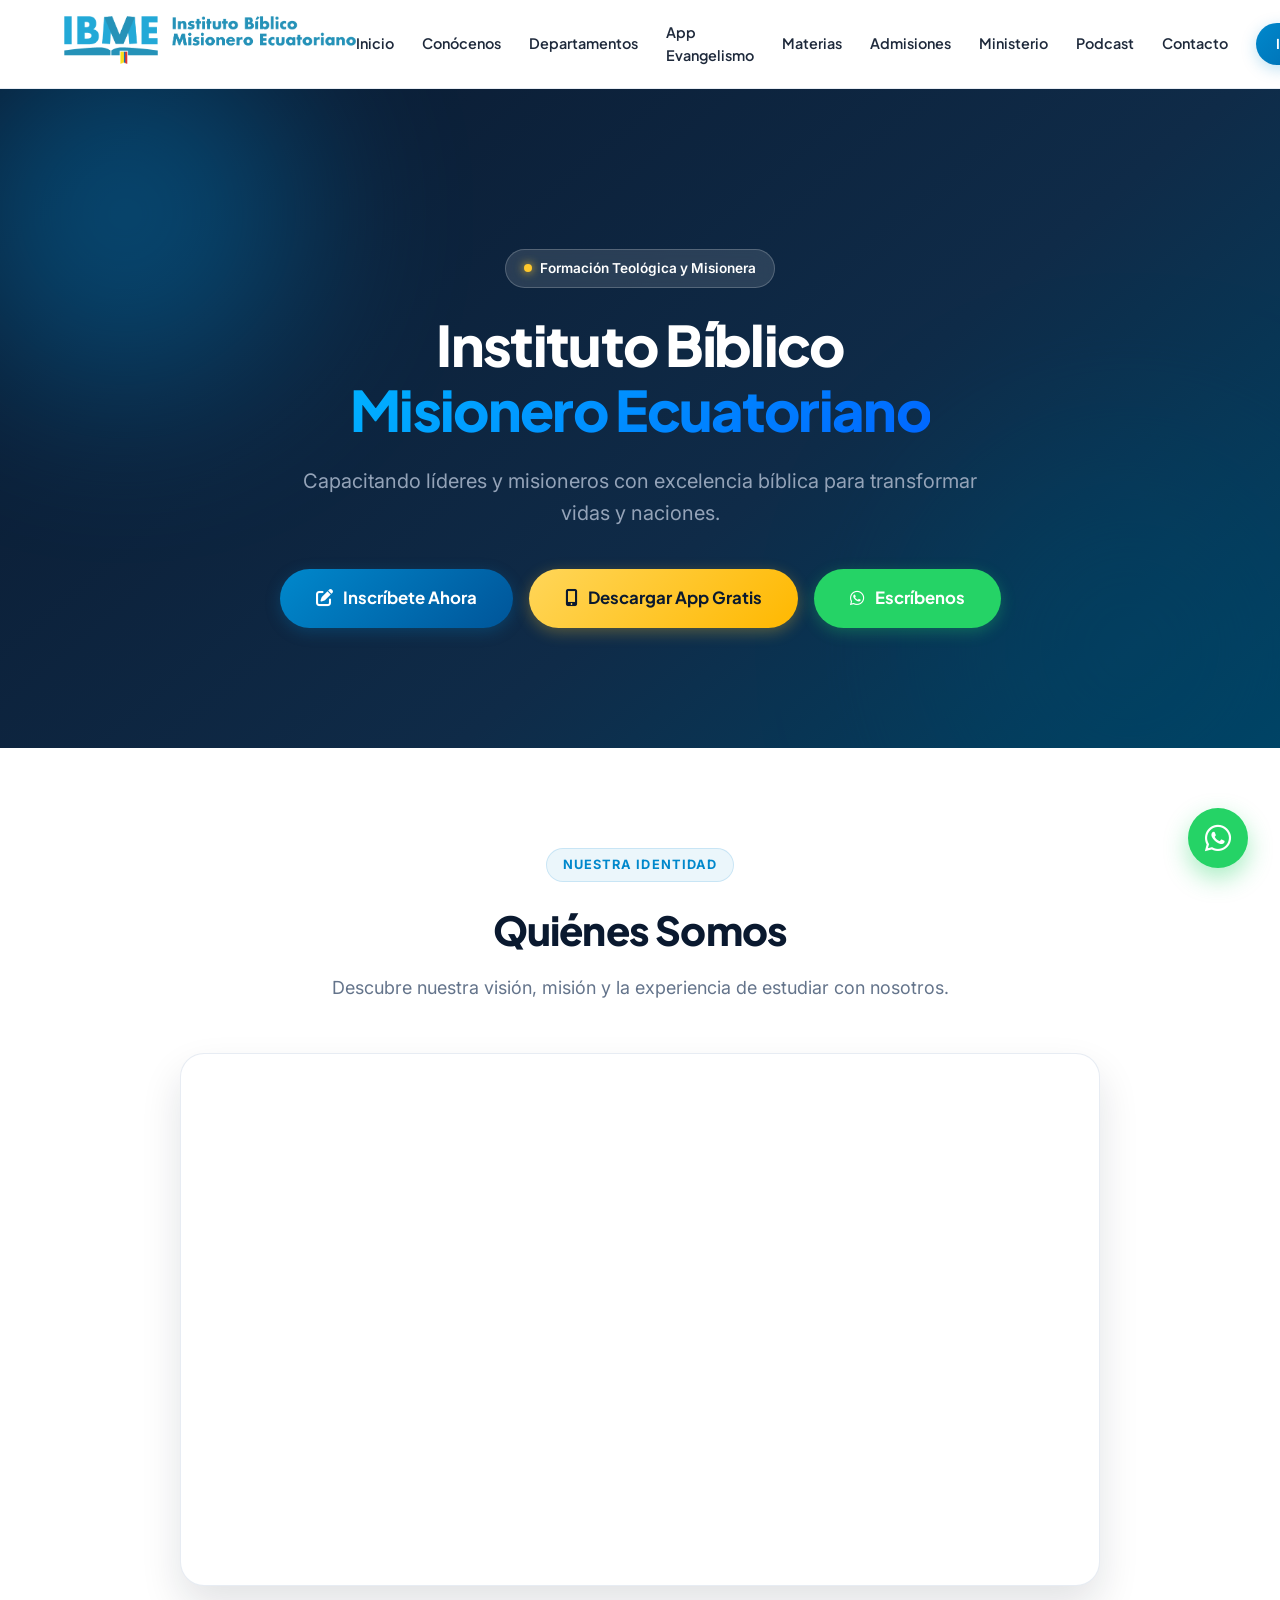
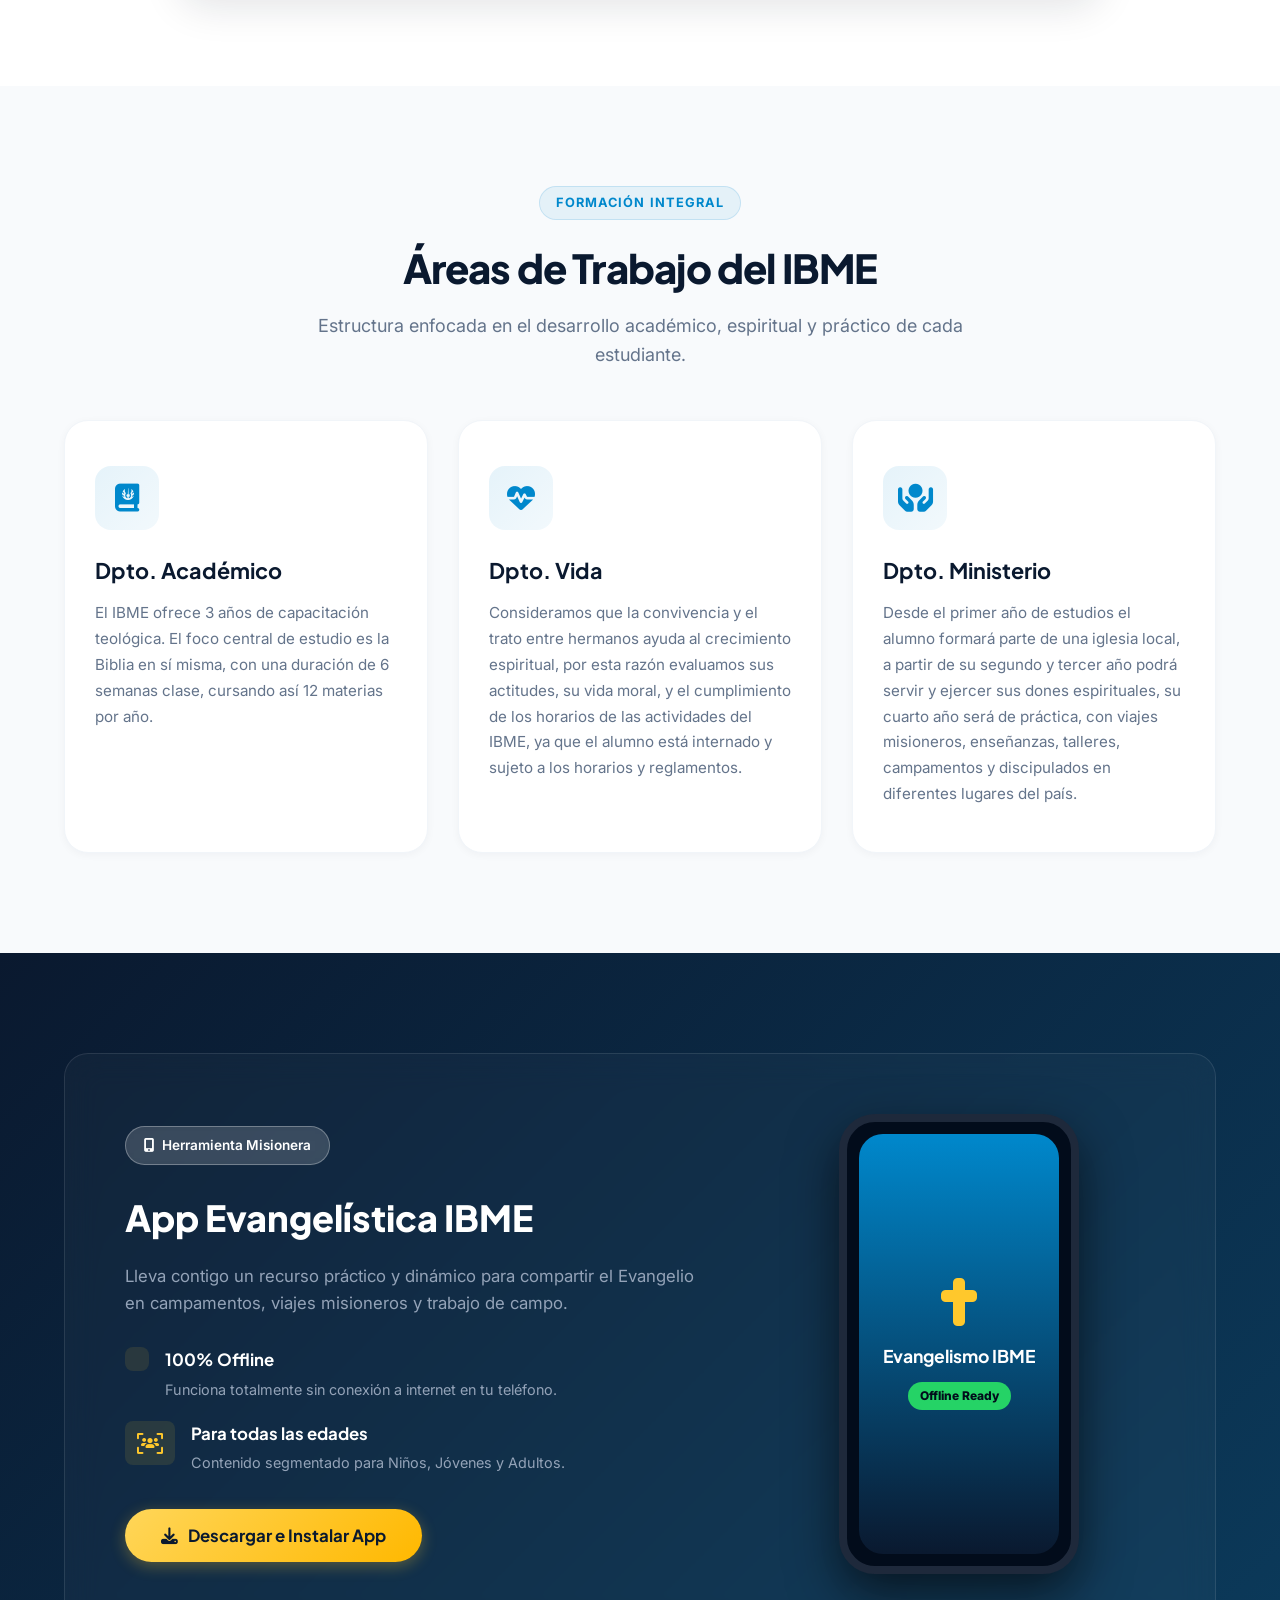
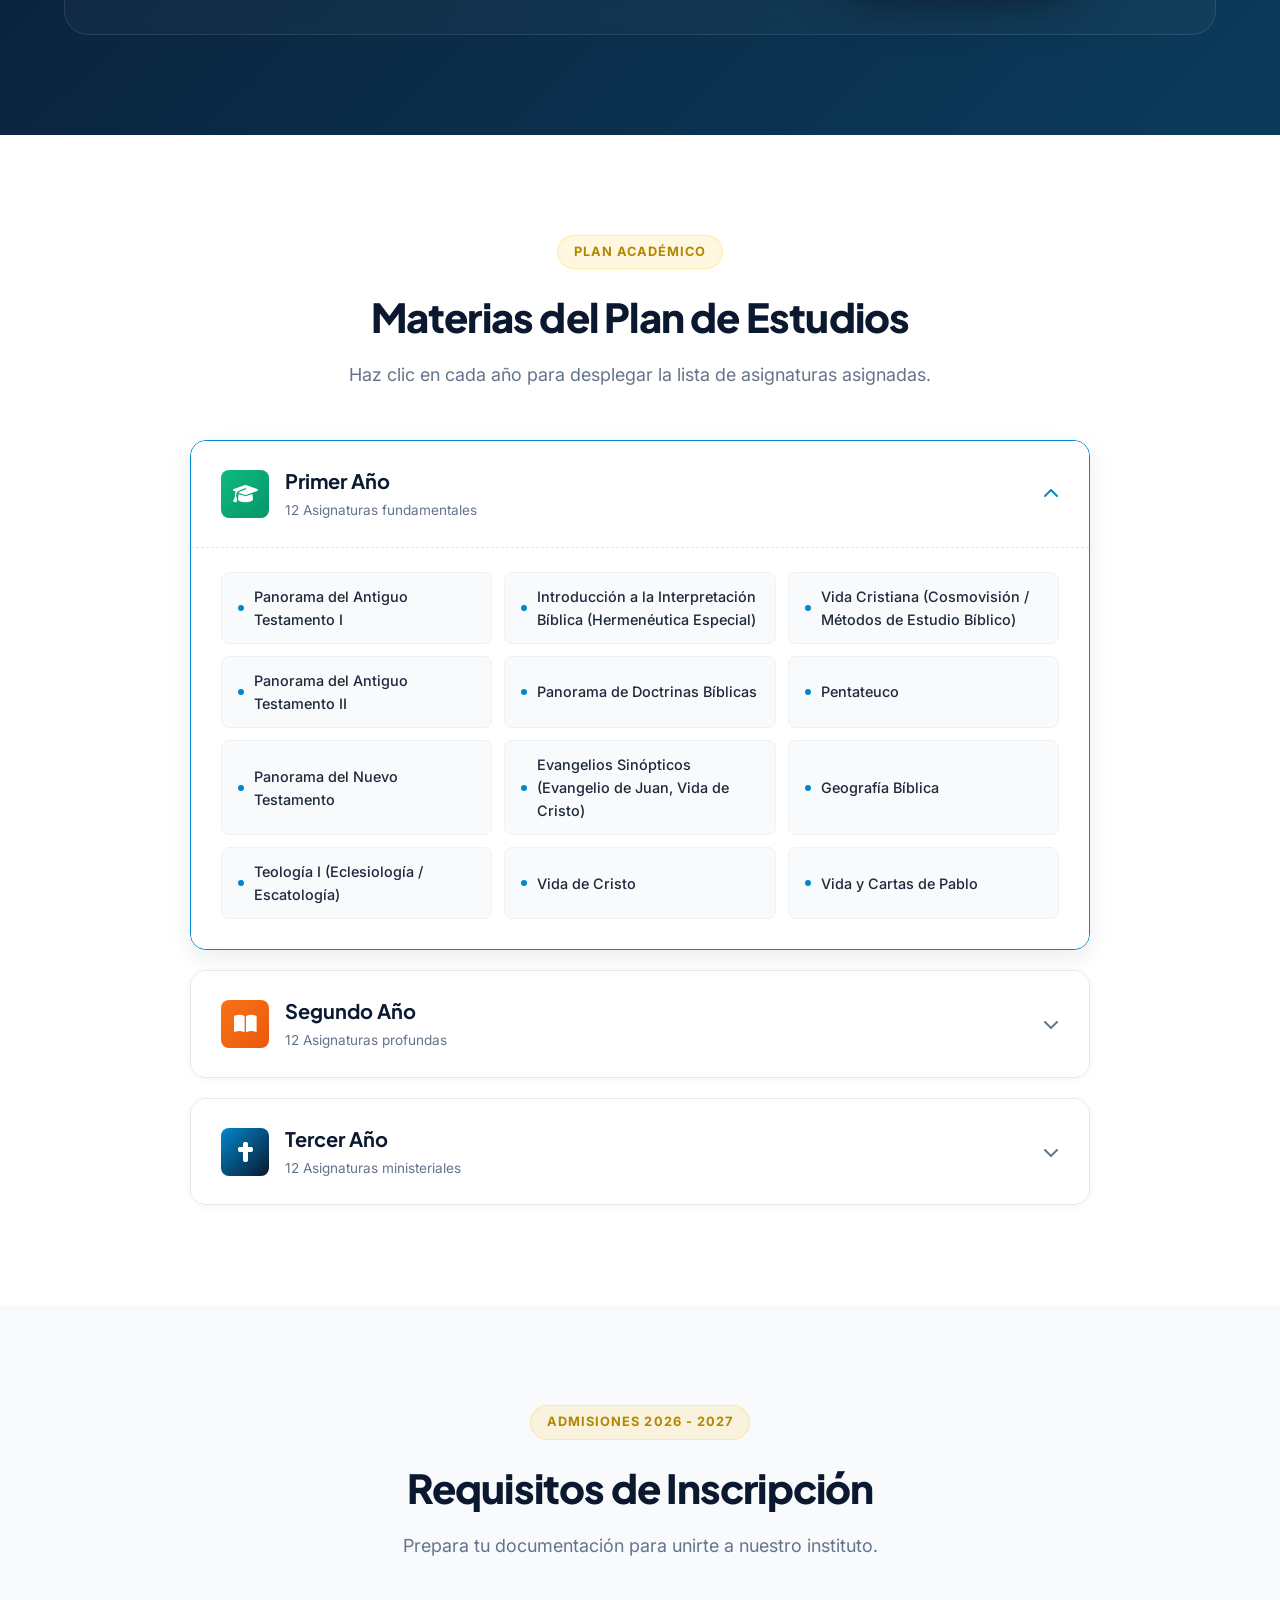
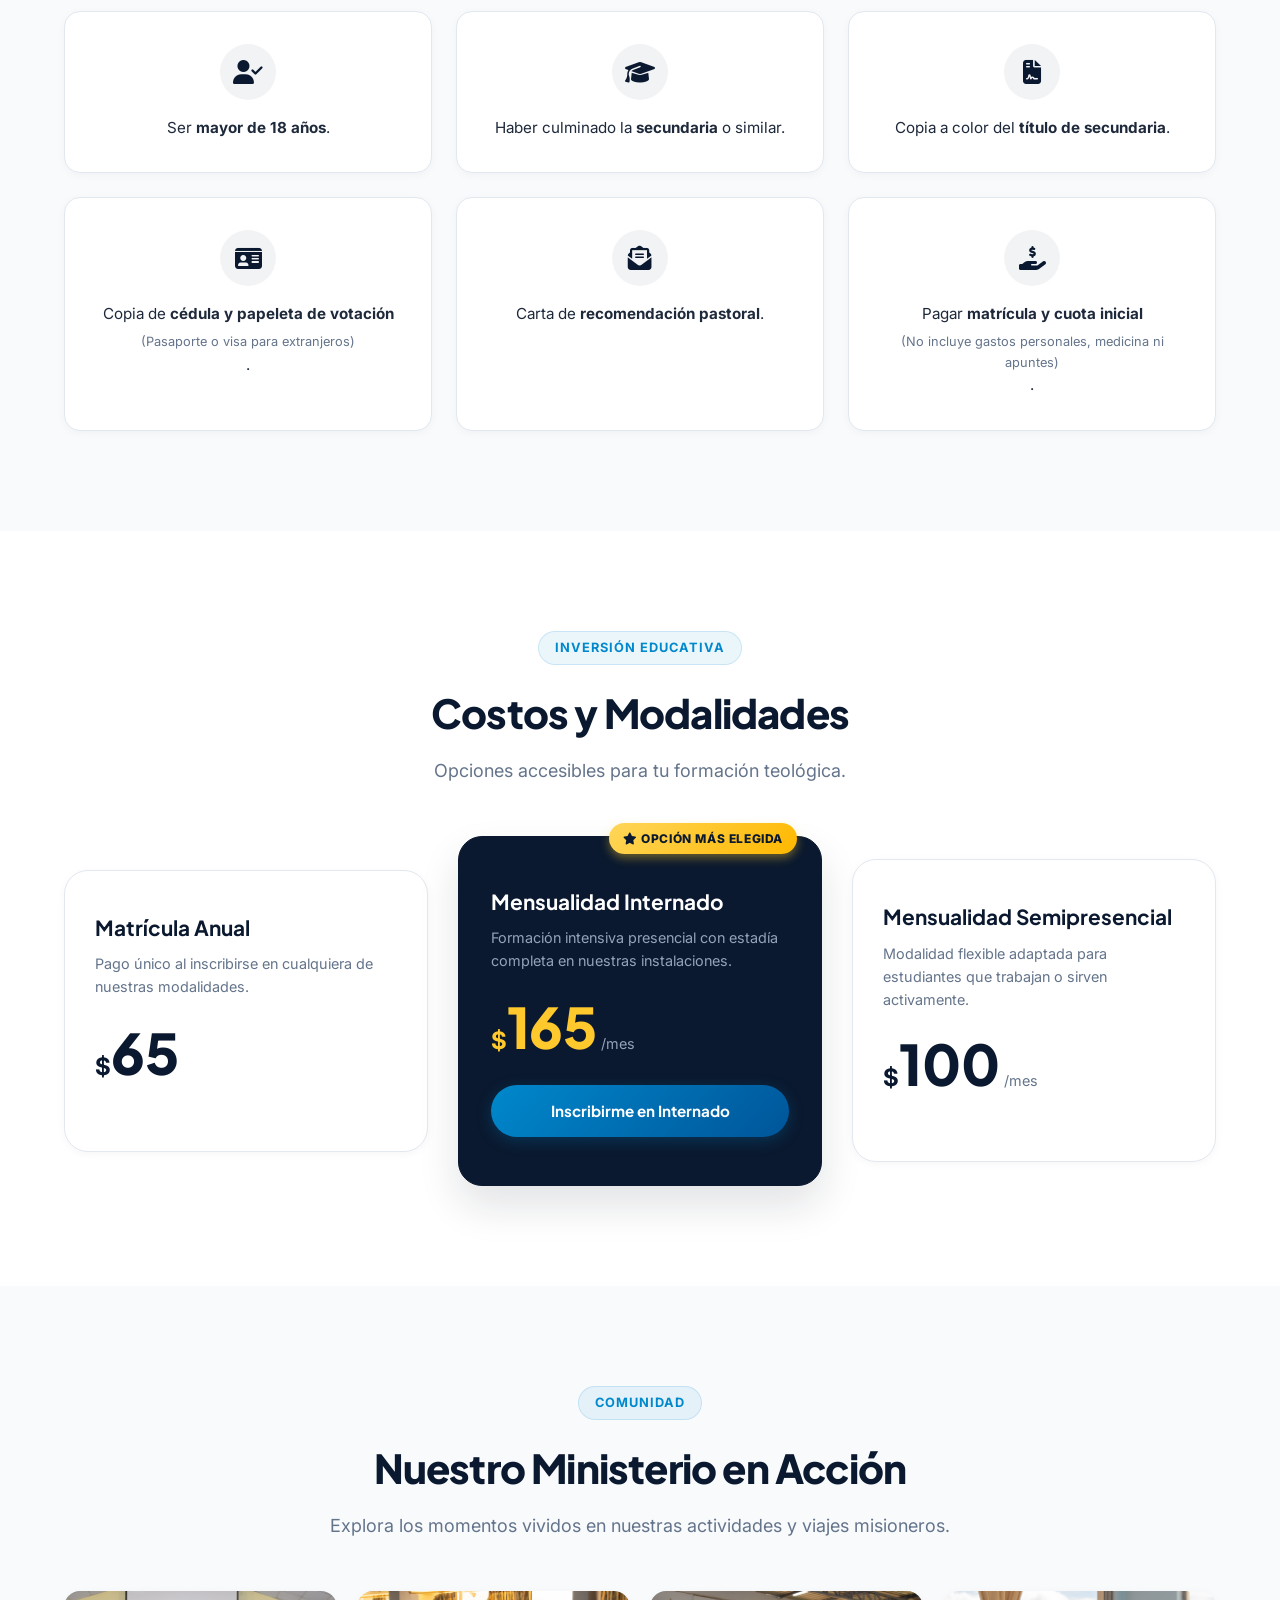
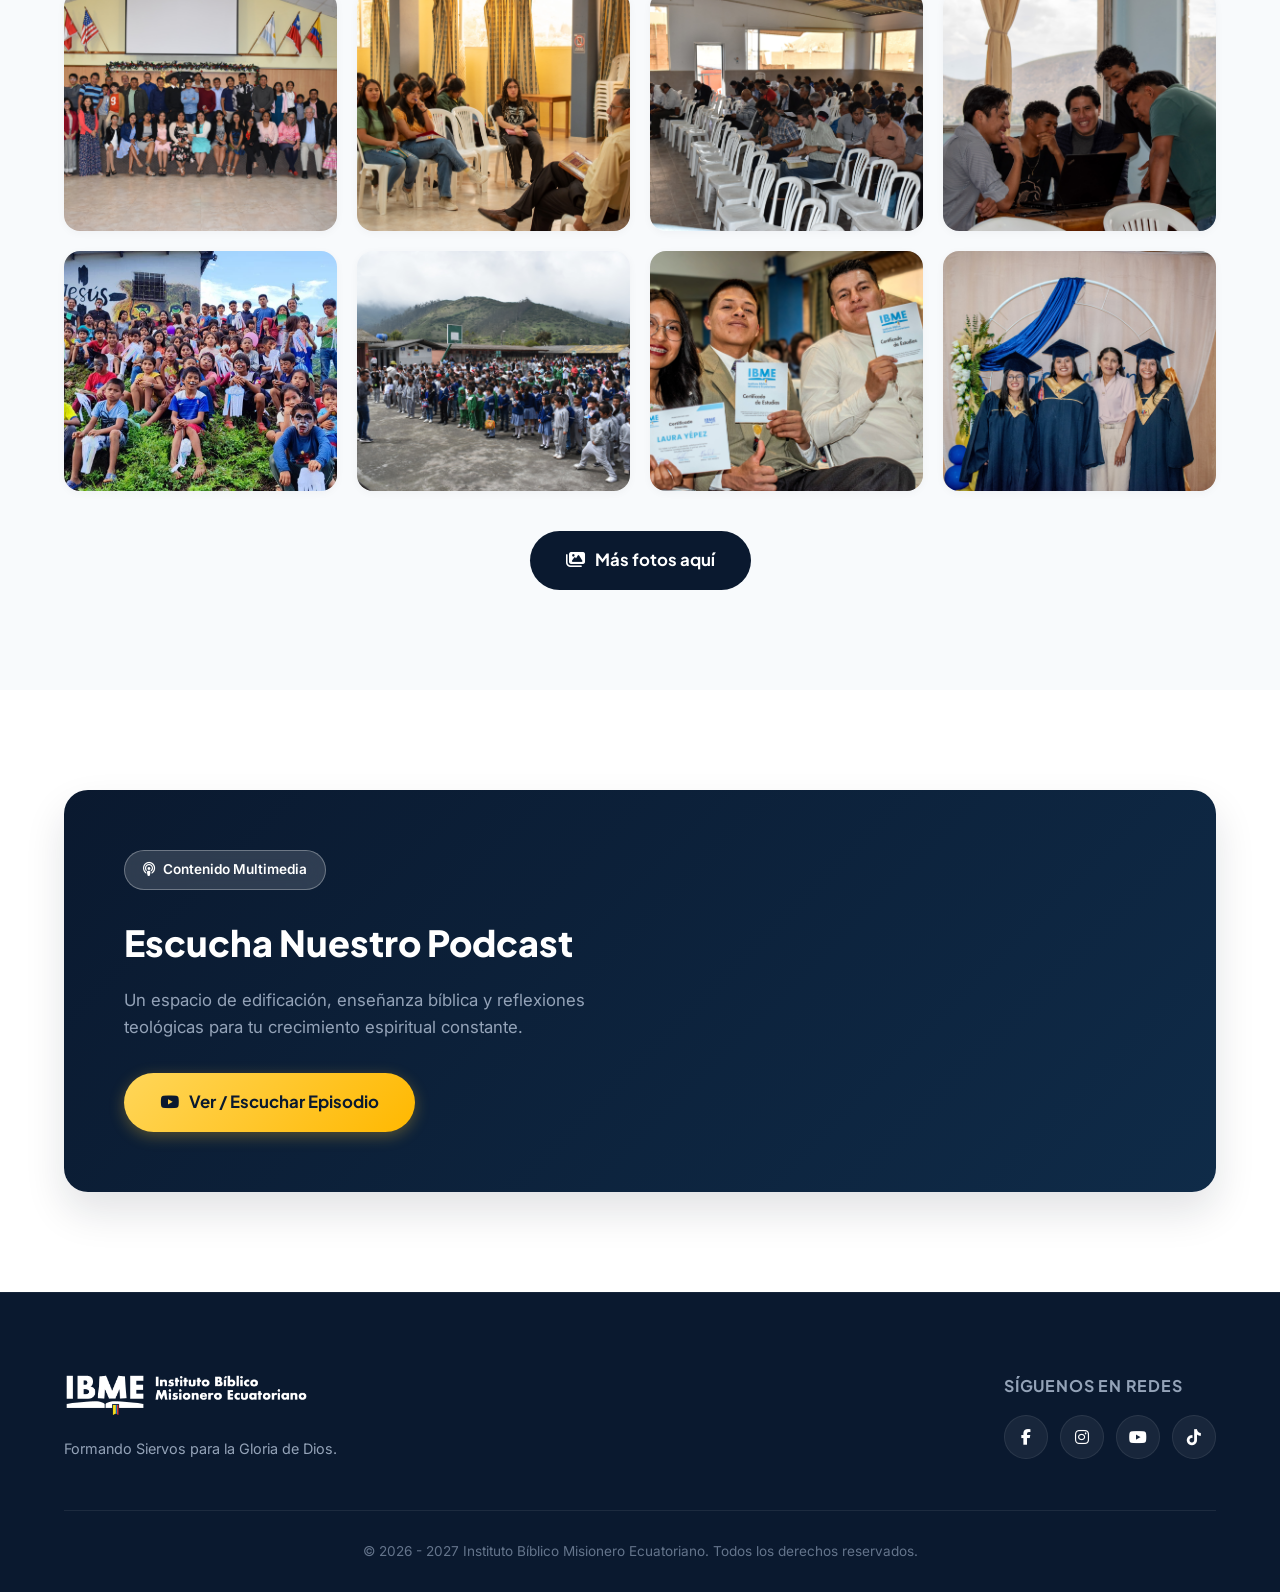
<file: index.html>
<!DOCTYPE html>
<html lang="es">
<head>
    <meta charset="UTF-8">
    <meta name="viewport" content="width=device-width, initial-scale=1.0">
    <title>Instituto Bíblico Misionero Ecuatoriano - IBME</title>
    <!-- Fuentes Google: Plus Jakarta Sans & Inter -->
    <link rel="preconnect" href="https://fonts.googleapis.com">
    <link rel="preconnect" href="https://fonts.gstatic.com" crossorigin>
    <link href="https://fonts.googleapis.com/css2?family=Inter:wght@400;500;600&family=Plus+Jakarta+Sans:wght@600;700;800&display=swap" rel="stylesheet">
    <!-- Iconos FontAwesome -->
    <link rel="stylesheet" href="https://cdnjs.cloudflare.com/ajax/libs/font-awesome/6.4.0/css/all.min.css">
    <link rel="stylesheet" href="style.css">
</head>
<body>

    <!-- Header / Navegación -->
    <header class="header">
        <div class="container nav-container">
            <a href="#" class="logo-link">
                <img src="logo-ibmecolores.png" alt="Logo IBME" class="logo-img">
            </a>
            
            <!-- Botón Menú Hamburguesa para Móviles -->
            <button class="menu-toggle" id="mobile-menu" aria-label="Abrir Menú">
                <i class="fa-solid fa-bars-staggered"></i>
            </button>

            <nav class="nav-menu" id="nav-menu">
                <a href="#inicio" class="nav-link">Inicio</a>
                <a href="#video" class="nav-link">Conócenos</a>
                <a href="#departamentos" class="nav-link">Departamentos</a>
                <a href="#app-evangelismo" class="nav-link">App Evangelismo</a>
                <a href="#materias" class="nav-link">Materias</a>
                <a href="#admisiones" class="nav-link">Admisiones</a>
                <a href="#galeria" class="nav-link">Ministerio</a>
                <a href="#podcast" class="nav-link">Podcast</a>
                <a href="#contacto" class="nav-link">Contacto</a>
                <a href="https://forms.gle/jABZLeaJhFp4V4Tq7" target="_blank" class="btn btn-primary nav-btn">
                    <span>Inscripciones</span>
                    <i class="fa-solid fa-arrow-right"></i>
                </a>
            </nav>
        </div>
    </header>

    <!-- Sección Hero / Inicio -->
    <section id="inicio" class="hero">
        <div class="hero-bg-shapes">
            <div class="shape shape-1"></div>
            <div class="shape shape-2"></div>
        </div>
        <div class="container hero-content">
            <div class="badge-pill">
                <span class="badge-dot"></span> Formación Teológica y Misionera
            </div>
            <h1>Instituto Bíblico <br><span class="gradient-text">Misionero Ecuatoriano</span></h1>
            <p>Capacitando líderes y misioneros con excelencia bíblica para transformar vidas y naciones.</p>
            <div class="hero-buttons">
                <a href="https://forms.gle/jABZLeaJhFp4V4Tq7" target="_blank" class="btn btn-primary btn-lg glow">
                    <i class="fa-solid fa-pen-to-square"></i> Inscríbete Ahora
                </a>
                <a href="#app-evangelismo" class="btn btn-accent btn-lg">
                    <i class="fa-solid fa-mobile-screen-button"></i> Descargar App Gratis
                </a>
                <a href="https://wa.me/593980753959" target="_blank" class="btn btn-whatsapp btn-lg">
                    <i class="fa-brands fa-whatsapp"></i> Escríbenos
                </a>
            </div>
        </div>
    </section>

    <!-- Sección Video Promocional -->
    <section id="video" class="section video-section">
        <div class="container text-center">
            <span class="badge">Nuestra Identidad</span>
            <h2 class="section-title">Quiénes Somos</h2>
            <p class="section-subtitle">Descubre nuestra visión, misión y la experiencia de estudiar con nosotros.</p>
            <div class="video-container-glass">
                <div class="video-wrapper">
                    <iframe src="https://www.youtube.com/embed/UWD9c4xIS08" title="Video Promocional IBME" frameborder="0" allow="accelerometer; autoplay; clipboard-write; encrypted-media; gyroscope; picture-in-picture" allowfullscreen></iframe>
                </div>
            </div>
        </div>
    </section>

    <!-- Sección: Áreas o Departamentos -->
    <section id="departamentos" class="section bg-light">
        <div class="container text-center">
            <span class="badge">Formación Integral</span>
            <h2 class="section-title">Áreas de Trabajo del IBME</h2>
            <p class="section-subtitle">Estructura enfocada en el desarrollo académico, espiritual y práctico de cada estudiante.</p>
            
            <div class="deptos-grid">
                <div class="depto-card">
                    <div class="depto-icon"><i class="fa-solid fa-book-journal-whills"></i></div>
                    <h3>Dpto. Académico</h3>
                    <p>El IBME ofrece 3 años de capacitación teológica. El foco central de estudio es la Biblia en sí misma, con una duración de 6 semanas clase, cursando así 12 materias por año.</p>
                </div>
                <div class="depto-card">
                    <div class="depto-icon"><i class="fa-solid fa-heart-pulse"></i></div>
                    <h3>Dpto. Vida</h3>
                    <p>Consideramos que la convivencia y el trato entre hermanos ayuda al crecimiento espiritual, por esta razón evaluamos sus actitudes, su vida moral, y el cumplimiento de los horarios de las actividades del IBME, ya que el alumno está internado y sujeto a los horarios y reglamentos.</p>
                </div>
                <div class="depto-card">
                    <div class="depto-icon"><i class="fa-solid fa-hands-holding-circle"></i></div>
                    <h3>Dpto. Ministerio</h3>
                    <p>Desde el primer año de estudios el alumno formará parte de una iglesia local, a partir de su segundo y tercer año podrá servir y ejercer sus dones espirituales, su cuarto año será de práctica, con viajes misioneros, enseñanzas, talleres, campamentos y discipulados en diferentes lugares del país.</p>
                </div>
            </div>
        </div>
    </section>

    <!-- SECCIÓN: DESCARGA DE LA APP EVANGELÍSTICA (PWA) -->
    <section id="app-evangelismo" class="section bg-app-dark">
        <div class="container">
            <div class="app-card-glass">
                <div class="app-info">
                    <div class="badge-pill light">
                        <i class="fa-solid fa-mobile-screen-button"></i> Herramienta Misionera
                    </div>
                    <h2>App Evangelística IBME</h2>
                    <p class="app-description">
                        Lleva contigo un recurso práctico y dinámico para compartir el Evangelio en campamentos, viajes misioneros y trabajo de campo.
                    </p>

                    <div class="app-features-grid">
                        <div class="app-feature-item">
                            <i class="fa-solid fa-wifi-slash feature-icon"></i>
                            <div>
                                <h4>100% Offline</h4>
                                <p>Funciona totalmente sin conexión a internet en tu teléfono.</p>
                            </div>
                        </div>
                        <div class="app-feature-item">
                            <i class="fa-solid fa-users-viewfinder feature-icon"></i>
                            <div>
                                <h4>Para todas las edades</h4>
                                <p>Contenido segmentado para Niños, Jóvenes y Adultos.</p>
                            </div>
                        </div>
                    </div>

                    <div class="app-actions">
                        <!-- Botón directo para desencadenar el prompt nativo de instalación PWA -->
                        <button id="btn-instalar-app" class="btn btn-accent btn-lg glow">
                            <i class="fa-solid fa-download"></i> Descargar e Instalar App
                        </button>
                    </div>
                </div>

                <div class="app-mockup-wrapper">
                    <div class="phone-mockup">
                        <div class="phone-screen">
                            <i class="fa-solid fa-cross phone-icon"></i>
                            <h3>Evangelismo IBME</h3>
                            <span class="screen-badge">Offline Ready</span>
                        </div>
                    </div>
                </div>
            </div>
        </div>
    </section>

    <!-- Sección: Malla Curricular Desplegable (Accordion) -->
    <section id="materias" class="section">
        <div class="container text-center">
            <span class="badge badge-accent">Plan Académico</span>
            <h2 class="section-title">Materias del Plan de Estudios</h2>
            <p class="section-subtitle">Haz clic en cada año para desplegar la lista de asignaturas asignadas.</p>

            <div class="materias-accordion">
                <!-- Primer Año -->
                <details class="malla-card" open>
                    <summary class="malla-header bg-primer-ano">
                        <div class="header-title">
                            <div class="year-badge"><i class="fa-solid fa-graduation-cap"></i></div>
                            <div>
                                <h3>Primer Año</h3>
                                <span class="year-sub">12 Asignaturas fundamentales</span>
                            </div>
                        </div>
                        <i class="fa-solid fa-chevron-down toggle-icon"></i>
                    </summary>
                    <div class="malla-body">
                        <ul class="materias-list">
                            <li><span>Panorama del Antiguo Testamento I</span></li>
                            <li><span>Introducción a la Interpretación Bíblica (Hermenéutica Especial)</span></li>
                            <li><span>Vida Cristiana (Cosmovisión / Métodos de Estudio Bíblico)</span></li>
                            <li><span>Panorama del Antiguo Testamento II</span></li>
                            <li><span>Panorama de Doctrinas Bíblicas</span></li>
                            <li><span>Pentateuco</span></li>
                            <li><span>Panorama del Nuevo Testamento</span></li>
                            <li><span>Evangelios Sinópticos (Evangelio de Juan, Vida de Cristo)</span></li>
                            <li><span>Geografía Bíblica</span></li>
                            <li><span>Teología I (Eclesiología / Escatología)</span></li>
                            <li><span>Vida de Cristo</span></li>
                            <li><span>Vida y Cartas de Pablo</span></li>
                        </ul>
                    </div>
                </details>

                <!-- Segundo Año -->
                <details class="malla-card">
                    <summary class="malla-header bg-segundo-ano">
                        <div class="header-title">
                            <div class="year-badge"><i class="fa-solid fa-book-open"></i></div>
                            <div>
                                <h3>Segundo Año</h3>
                                <span class="year-sub">12 Asignaturas profundas</span>
                            </div>
                        </div>
                        <i class="fa-solid fa-chevron-down toggle-icon"></i>
                    </summary>
                    <div class="malla-body">
                        <ul class="materias-list">
                            <li><span>Hermenéutica (Métodos de Estudio Bíblico)</span></li>
                            <li><span>Teología II (Teología Propia / Antropología / Hamartología)</span></li>
                            <li><span>Génesis</span></li>
                            <li><span>Romanos / Gálatas</span></li>
                            <li><span>Teología III (Cristología / Neumatología)</span></li>
                            <li><span>Isaías</span></li>
                            <li><span>Homilética</span></li>
                            <li><span>Escritos Juaninos</span></li>
                            <li><span>Historia de la Iglesia</span></li>
                            <li><span>Epístolas de la Prisión</span></li>
                            <li><span>Lucas / Hechos</span></li>
                            <li><span>Soteriología</span></li>
                        </ul>
                    </div>
                </details>

                <!-- Tercer Año -->
                <details class="malla-card">
                    <summary class="malla-header bg-tercer-ano">
                        <div class="header-title">
                            <div class="year-badge"><i class="fa-solid fa-cross"></i></div>
                            <div>
                                <h3>Tercer Año</h3>
                                <span class="year-sub">12 Asignaturas ministeriales</span>
                            </div>
                        </div>
                        <i class="fa-solid fa-chevron-down toggle-icon"></i>
                    </summary>
                    <div class="malla-body">
                        <ul class="materias-list">
                            <li><span>Epístolas Pastorales</span></li>
                            <li><span>Hebreos</span></li>
                            <li><span>1 y 2 de Corintios</span></li>
                            <li><span>Éxodo / Números</span></li>
                            <li><span>Israel Primitivo</span></li>
                            <li><span>Misiones y Evangelismo</span></li>
                            <li><span>Apologética</span></li>
                            <li><span>Consejería</span></li>
                            <li><span>Dispensacionalismo</span></li>
                            <li><span>Ministrando en la Iglesia</span></li>
                            <li><span>Daniel</span></li>
                            <li><span>Religiones Mundiales</span></li>
                        </ul>
                    </div>
                </details>
            </div>
        </div>
    </section>

    <!-- Sección Admisiones: Requisitos -->
    <section id="admisiones" class="section bg-light">
        <div class="container text-center">
            <span class="badge badge-accent">Admisiones 2026 - 2027</span>
            <h2 class="section-title">Requisitos de Inscripción</h2>
            <p class="section-subtitle">Prepara tu documentación para unirte a nuestro instituto.</p>
            
            <div class="requisitos-grid">
                <div class="req-card">
                    <div class="req-icon"><i class="fa-solid fa-user-check"></i></div>
                    <p>Ser <strong>mayor de 18 años</strong>.</p>
                </div>
                <div class="req-card">
                    <div class="req-icon"><i class="fa-solid fa-graduation-cap"></i></div>
                    <p>Haber culminado la <strong>secundaria</strong> o similar.</p>
                </div>
                <div class="req-card">
                    <div class="req-icon"><i class="fa-solid fa-file-contract"></i></div>
                    <p>Copia a color del <strong>título de secundaria</strong>.</p>
                </div>
                <div class="req-card">
                    <div class="req-icon"><i class="fa-solid fa-id-card"></i></div>
                    <p>Copia de <strong>cédula y papeleta de votación</strong> <br><small>(Pasaporte o visa para extranjeros)</small>.</p>
                </div>
                <div class="req-card">
                    <div class="req-icon"><i class="fa-solid fa-envelope-open-text"></i></div>
                    <p>Carta de <strong>recomendación pastoral</strong>.</p>
                </div>
                <div class="req-card">
                    <div class="req-icon"><i class="fa-solid fa-hand-holding-dollar"></i></div>
                    <p>Pagar <strong>matrícula y cuota inicial</strong> <br><small>(No incluye gastos personales, medicina ni apuntes)</small>.</p>
                </div>
            </div>
        </div>
    </section>

    <!-- Sección Admisiones: Costos -->
    <section class="section">
        <div class="container text-center">
            <span class="badge">Inversión Educativa</span>
            <h2 class="section-title">Costos y Modalidades</h2>
            <p class="section-subtitle">Opciones accesibles para tu formación teológica.</p>
            
            <div class="costos-grid">
                <div class="cost-card">
                    <div class="cost-header">
                        <h3>Matrícula Anual</h3>
                        <p class="cost-desc">Pago único al inscribirse en cualquiera de nuestras modalidades.</p>
                    </div>
                    <div class="price-box">
                        <span class="currency">$</span><span class="price">65</span>
                    </div>
                </div>
                <div class="cost-card highlight">
                    <div class="popular-tag"><i class="fa-solid fa-star"></i> Opción Más Elegida</div>
                    <div class="cost-header">
                        <h3>Mensualidad Internado</h3>
                        <p class="cost-desc">Formación intensiva presencial con estadía completa en nuestras instalaciones.</p>
                    </div>
                    <div class="price-box">
                        <span class="currency">$</span><span class="price">165</span><span class="period">/mes</span>
                    </div>
                    <a href="https://forms.gle/jABZLeaJhFp4V4Tq7" target="_blank" class="btn btn-primary btn-block">
                        Inscribirme en Internado
                    </a>
                </div>
                <div class="cost-card">
                    <div class="cost-header">
                        <h3>Mensualidad Semipresencial</h3>
                        <p class="cost-desc">Modalidad flexible adaptada para estudiantes que trabajan o sirven activamente.</p>
                    </div>
                    <div class="price-box">
                        <span class="currency">$</span><span class="price">100</span><span class="period">/mes</span>
                    </div>
                </div>
            </div>
        </div>
    </section>

    <!-- Sección Galería de Ministerio con Lightbox CSS Puro -->
    <section id="galeria" class="section bg-light">
        <div class="container text-center">
            <span class="badge">Comunidad</span>
            <h2 class="section-title">Nuestro Ministerio en Acción</h2>
            <p class="section-subtitle">Explora los momentos vividos en nuestras actividades y viajes misioneros.</p>
                
            <div class="gallery-grid">
                <a href="#img1" class="gallery-item"><img src="53.JPG" alt="Ministerio IBME 1"><div class="gallery-overlay"><i class="fa-solid fa-expand"></i></div></a>
                <a href="#img2" class="gallery-item"><img src="DSC_0011.JPG" alt="Ministerio IBME 2"><div class="gallery-overlay"><i class="fa-solid fa-expand"></i></div></a>
                <a href="#img3" class="gallery-item"><img src="DSC_0023.JPG" alt="Ministerio IBME 3"><div class="gallery-overlay"><i class="fa-solid fa-expand"></i></div></a>
                <a href="#img4" class="gallery-item"><img src="DSC_0063.JPG" alt="Ministerio IBME 4"><div class="gallery-overlay"><i class="fa-solid fa-expand"></i></div></a>
                <a href="#img5" class="gallery-item"><img src="74.JPG" alt="Ministerio IBME 5"><div class="gallery-overlay"><i class="fa-solid fa-expand"></i></div></a>
                <a href="#img6" class="gallery-item"><img src="36.JPG" alt="Ministerio IBME 6"><div class="gallery-overlay"><i class="fa-solid fa-expand"></i></div></a>
                <a href="#img7" class="gallery-item"><img src="DSC_0156.JPG" alt="Ministerio IBME 7"><div class="gallery-overlay"><i class="fa-solid fa-expand"></i></div></a>
                <a href="#img8" class="gallery-item"><img src="DSC_0342.JPG" alt="Ministerio IBME 8"><div class="gallery-overlay"><i class="fa-solid fa-expand"></i></div></a>
            </div>

            <!-- Modales Lightbox en HTML/CSS Puro -->
            <div id="img1" class="lightbox"><a href="#galeria" class="lightbox-close">&times;</a><img src="53.JPG" alt="Ministerio IBME 1 Ampliada"></div>
            <div id="img2" class="lightbox"><a href="#galeria" class="lightbox-close">&times;</a><img src="DSC_0011.JPG" alt="Ministerio IBME 2 Ampliada"></div>
            <div id="img3" class="lightbox"><a href="#galeria" class="lightbox-close">&times;</a><img src="DSC_0023.JPG" alt="Ministerio IBME 3 Ampliada"></div>
            <div id="img4" class="lightbox"><a href="#galeria" class="lightbox-close">&times;</a><img src="DSC_0063.JPG" alt="Ministerio IBME 4 Ampliada"></div>
            <div id="img5" class="lightbox"><a href="#galeria" class="lightbox-close">&times;</a><img src="74.JPG" alt="Ministerio IBME 5 Ampliada"></div>
            <div id="img6" class="lightbox"><a href="#galeria" class="lightbox-close">&times;</a><img src="36.JPG" alt="Ministerio IBME 6 Ampliada"></div>
            <div id="img7" class="lightbox"><a href="#galeria" class="lightbox-close">&times;</a><img src="DSC_0156.JPG" alt="Ministerio IBME 7 Ampliada"></div>
            <div id="img8" class="lightbox"><a href="#galeria" class="lightbox-close">&times;</a><img src="DSC_0342.JPG" alt="Ministerio IBME 8 Ampliada"></div>

            <!-- Botón Repositorio de Fotos Flickr -->
            <div class="more-photos-box">
                <a href="https://flic.kr/ps/4844n2" target="_blank" class="btn btn-secondary btn-lg">
                    <i class="fa-solid fa-images"></i> Más fotos aquí
                </a>
            </div>
        </div>
    </section>

    <!-- Sección Podcast -->
    <section id="podcast" class="section podcast-section">
        <div class="container">
            <div class="podcast-card-glass">
                <div class="podcast-info">
                    <div class="badge-pill light">
                        <i class="fa-solid fa-podcast"></i> Contenido Multimedia
                    </div>
                    <h2>Escucha Nuestro Podcast</h2>
                    <p>Un espacio de edificación, enseñanza bíblica y reflexiones teológicas para tu crecimiento espiritual constante.</p>
                    <a href="https://youtu.be/DDonrSdKzbA" target="_blank" class="btn btn-accent btn-lg">
                        <i class="fa-brands fa-youtube"></i> Ver / Escuchar Episodio
                    </a>
                </div>
                <div class="podcast-video">
                    <div class="video-wrapper">
                        <iframe src="https://www.youtube.com/embed/DDonrSdKzbA" title="IBME Podcast" frameborder="0" allow="accelerometer; autoplay; clipboard-write; encrypted-media; gyroscope; picture-in-picture" allowfullscreen></iframe>
                    </div>
                </div>
            </div>
        </div>
    </section>

    <!-- Footer / Pie de página -->
    <footer id="contacto" class="footer">
        <div class="container footer-content">
            <div class="footer-brand">
                <img src="logo-ibme.png" alt="Logo Blanco IBME" class="footer-logo">
                <p>Formando Siervos para la Gloria de Dios.</p>
            </div>

            <div class="footer-social">
                <h3>Síguenos en Redes</h3>
                <div class="social-links">
                    <a href="https://www.facebook.com/share/1DHTYi25NQ/" target="_blank" aria-label="Facebook"><i class="fa-brands fa-facebook-f"></i></a>
                    <a href="https://www.instagram.com/ibmecuatoriano25?igsi=b3J2aWd2MjQ2NGc1" target="_blank" aria-label="Instagram"><i class="fa-brands fa-instagram"></i></a>
                    <a href="https://www.youtube.com/channel/UCimH_eXiT94F86GYYFq33Jw" target="_blank" aria-label="YouTube"><i class="fa-brands fa-youtube"></i></a>
                    <a href="https://www.tiktok.com/@ibme22?_r=1" target="_blank" aria-label="TikTok"><i class="fa-brands fa-tiktok"></i></a>
                </div>
            </div>
        </div>
        <div class="footer-bottom">
            <p>&copy; 2026 - 2027 Instituto Bíblico Misionero Ecuatoriano. Todos los derechos reservados.</p>
        </div>
    </footer>

    <!-- Botón Flotante de WhatsApp -->
    <a href="https://wa.me/593980753959" class="whatsapp-float" target="_blank" aria-label="Contacto WhatsApp">
        <i class="fa-brands fa-whatsapp"></i>
    </a>

    <!-- Scripts de Interacción e Instalación PWA -->
    <script>
        // 1. Lógica del Menú Hamburguesa Móvil
        const mobileMenuBtn = document.getElementById('mobile-menu');
        const navMenu = document.getElementById('nav-menu');
        const navLinks = document.querySelectorAll('.nav-link');

        mobileMenuBtn.addEventListener('click', () => {
            navMenu.classList.toggle('active');
            const icon = mobileMenuBtn.querySelector('i');
            if(navMenu.classList.contains('active')) {
                icon.classList.remove('fa-bars-staggered');
                icon.classList.add('fa-xmark');
            } else {
                icon.classList.remove('fa-xmark');
                icon.classList.add('fa-bars-staggered');
            }
        });

        navLinks.forEach(link => {
            link.addEventListener('click', () => {
                navMenu.classList.remove('active');
                const icon = mobileMenuBtn.querySelector('i');
                icon.classList.remove('fa-xmark');
                icon.classList.add('fa-bars-staggered');
            });
        });

        // 2. Lógica para Prompt Nativo de Instalación PWA
        let deferredPrompt;
        const installBtn = document.getElementById('btn-instalar-app');

        window.addEventListener('beforeinstallprompt', (e) => {
            e.preventDefault();
            deferredPrompt = e;
        });

        installBtn.addEventListener('click', async () => {
            if (deferredPrompt) {
                deferredPrompt.prompt();
                const { outcome } = await deferredPrompt.userChoice;
                deferredPrompt = null;
            } else {
                // Redirige en la MISMA pestaña sin abrir ventanas secundarias
                window.location.href = 'evangelio-pwa/index.html';
            }
        });

        window.addEventListener('appinstalled', () => {
            alert('¡La App Evangelística IBME se ha instalado con éxito en tu dispositivo!');
            deferredPrompt = null;
        });
    </script>
</body>
</html>
</file>
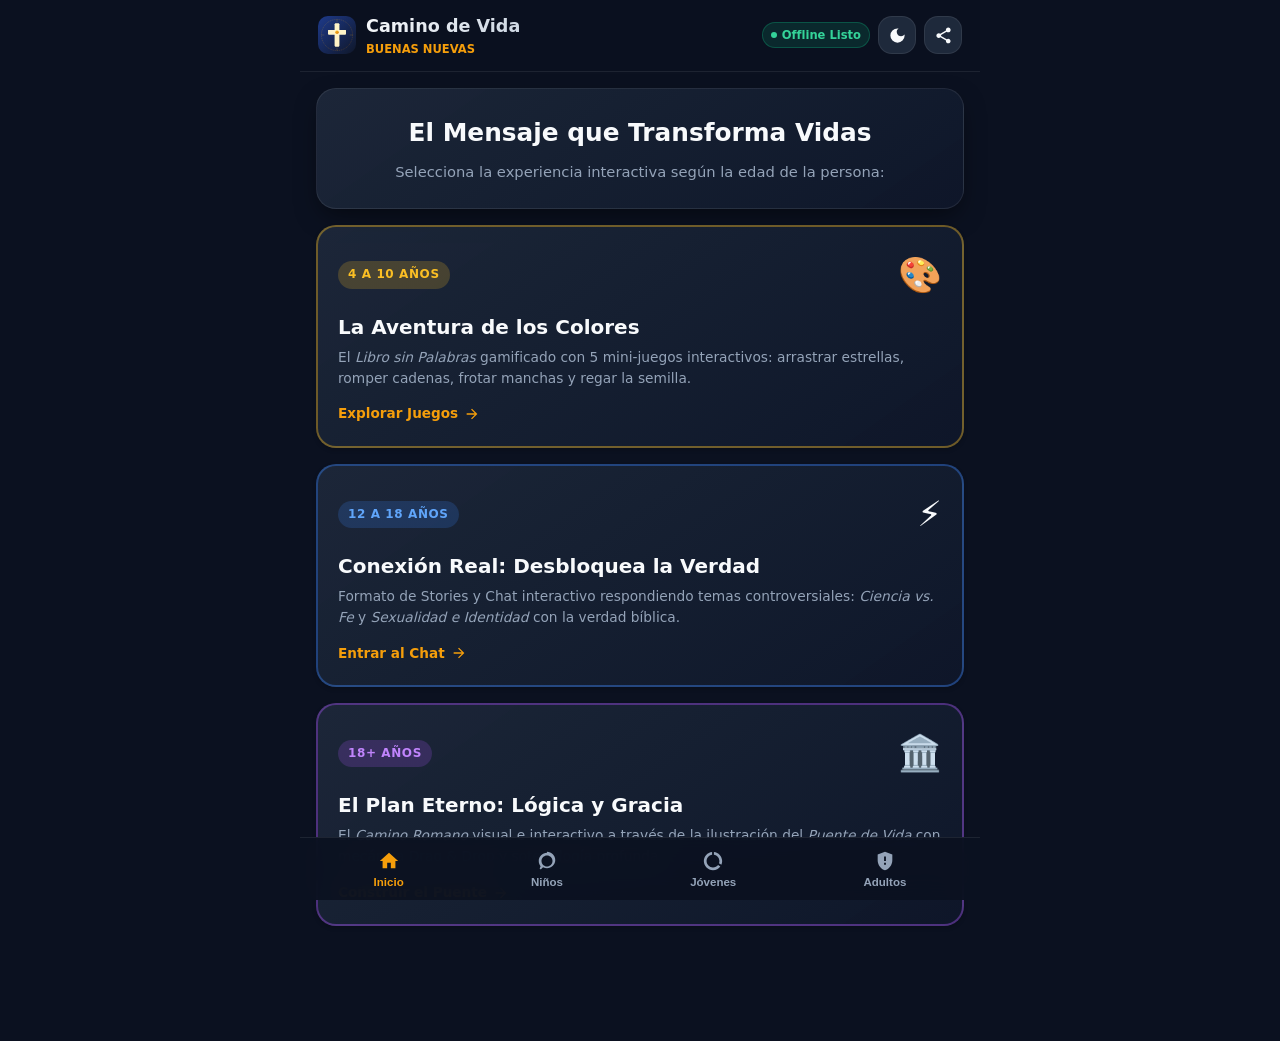
<file: evangelio-pwa/index.html>
<!DOCTYPE html>
<html lang="es" data-theme="dark">
<head>
  <meta charset="UTF-8">
  <meta name="viewport" content="width=device-width, initial-scale=1.0, maximum-scale=1.0, user-scalable=no, viewport-fit=cover">
  <title>Camino de Vida - App Evangelística</title>
  
  <!-- PWA Meta Tags -->
  <meta name="description" content="Aplicación interactiva y 100% offline para compartir el Evangelio con Niños, Jóvenes y Adultos.">
  <meta name="theme-color" content="#1e3a8a">
  <meta name="mobile-web-app-capable" content="yes">
  <meta name="apple-mobile-web-app-capable" content="yes">
  <meta name="apple-mobile-web-app-status-bar-style" content="black-translucent">
  <meta name="apple-mobile-web-app-title" content="CaminoDeVida">
  
  <link rel="manifest" href="manifest.json">
  <link rel="icon" type="image/svg+xml" href="icons/icon.svg">
  <link rel="apple-touch-icon" href="icons/icon-192.png">
  
  <link rel="stylesheet" href="style.css">
</head>
<body>
  <div class="app-container">
    
    <!-- Header General -->
    <header class="app-header">
      <div class="brand" onclick="navigateTo('hub')">
        <img src="icons/icon.svg" alt="Camino de Vida" class="brand-icon">
        <div class="brand-text">
          <h1>Camino de Vida</h1>
          <p>Buenas Nuevas</p>
        </div>
      </div>
      
      <div class="header-actions">
        <span id="network-status" class="status-pill status-offline" title="100% disponible sin internet">
          <span class="status-dot"></span>
          <span id="network-text">Offline Listo</span>
        </span>
        
        <button id="btn-theme-toggle" class="icon-btn" title="Cambiar Tema (Claro/Oscuro)">
          <svg viewBox="0 0 24 24"><path d="M12 3a9 9 0 1 0 9 9c0-.46-.04-.92-.1-1.36a5.389 5.389 0 0 1-4.4 2.26 5.403 5.403 0 0 1-3.14-9.8c-.44-.06-.9-.1-1.36-.1z"/></svg>
        </button>
        
        <button id="btn-share-app" class="icon-btn" title="Compartir App (Código QR)">
          <svg viewBox="0 0 24 24"><path d="M18 16.08c-.76 0-1.44.3-1.96.77L8.91 12.7c.05-.23.09-.46.09-.7s-.04-.47-.09-.7l7.05-4.11c.54.5 1.25.81 2.04.81 1.66 0 3-1.34 3-3s-1.34-3-3-3-3 1.34-3 3c0 .24.04.47.09.7L8.04 9.81C7.5 9.31 6.79 9 6 9c-1.66 0-3 1.34-3 3s1.34 3 3 3c.79 0 1.5-.31 2.04-.81l7.12 4.16c-.05.21-.08.43-.08.65 0 1.61 1.31 2.92 2.92 2.92 1.61 0 2.92-1.31 2.92-2.92s-1.31-2.92-2.92-2.92z"/></svg>
        </button>
      </div>
    </header>

    <!-- Banner de Instalación PWA (1 Clic) -->
    <div id="install-banner" class="install-banner" style="display: none;">
      <div class="install-text">
        <strong>📲 Instalar en tu Pantalla de Inicio</strong>
        <span>Disponible 100% sin internet para evangelizar</span>
      </div>
      <div style="display: flex; gap: 8px; align-items: center;">
        <button id="btn-install-prompt" class="btn-install">Instalar</button>
        <button id="btn-close-banner" class="btn-close-banner">✕</button>
      </div>
    </div>

    <!-- ========================================================= -->
    <!-- VISTA PRINCIPAL: SELECTOR DE EDADES (HUB)                 -->
    <!-- ========================================================= -->
    <section id="view-hub" class="main-view active">
      <div class="hub-hero">
        <h2>El Mensaje que Transforma Vidas</h2>
        <p>Selecciona la experiencia interactiva según la edad de la persona:</p>
      </div>

      <div class="age-cards-grid">
        <!-- Tarjeta Niños -->
        <div class="age-card card-kids" onclick="navigateTo('kids')">
          <div class="age-card-header">
            <span class="age-badge badge-kids">4 a 10 Años</span>
            <span class="age-card-icon">🎨</span>
          </div>
          <h3 class="age-card-title">La Aventura de los Colores</h3>
          <p class="age-card-desc">
            El <em>Libro sin Palabras</em> gamificado con 5 mini-juegos interactivos: arrastrar estrellas, romper cadenas, frotar manchas y regar la semilla.
          </p>
          <div class="age-card-action">
            <span>Explorar Juegos</span>
            <svg viewBox="0 0 24 24" width="16" height="16" fill="currentColor"><path d="M12 4l-1.41 1.41L16.17 11H4v2h12.17l-5.58 5.59L12 20l8-8z"/></svg>
          </div>
        </div>

        <!-- Tarjeta Jóvenes -->
        <div class="age-card card-youth" onclick="navigateTo('youth')">
          <div class="age-card-header">
            <span class="age-badge badge-youth">12 a 18 Años</span>
            <span class="age-card-icon">⚡</span>
          </div>
          <h3 class="age-card-title">Conexión Real: Desbloquea la Verdad</h3>
          <p class="age-card-desc">
            Formato de Stories y Chat interactivo respondiendo temas controversiales: <em>Ciencia vs. Fe</em> y <em>Sexualidad e Identidad</em> con la verdad bíblica.
          </p>
          <div class="age-card-action">
            <span>Entrar al Chat</span>
            <svg viewBox="0 0 24 24" width="16" height="16" fill="currentColor"><path d="M12 4l-1.41 1.41L16.17 11H4v2h12.17l-5.58 5.59L12 20l8-8z"/></svg>
          </div>
        </div>

        <!-- Tarjeta Adultos -->
        <div class="age-card card-adults" onclick="navigateTo('adults')">
          <div class="age-card-header">
            <span class="age-badge badge-adults">18+ Años</span>
            <span class="age-card-icon">🏛️</span>
          </div>
          <h3 class="age-card-title">El Plan Eterno: Lógica y Gracia</h3>
          <p class="age-card-desc">
            El <em>Camino Romano</em> visual e interactivo a través de la ilustración del <em>Puente de Vida</em> con mecánica Drag & Drop y soteriología profunda.
          </p>
          <div class="age-card-action">
            <span>Construir el Puente</span>
            <svg viewBox="0 0 24 24" width="16" height="16" fill="currentColor"><path d="M12 4l-1.41 1.41L16.17 11H4v2h12.17l-5.58 5.59L12 20l8-8z"/></svg>
          </div>
        </div>
      </div>
    </section>

    <!-- ========================================================= -->
    <!-- VISTA 1: NIÑOS (LA AVENTURA DE LOS COLORES)               -->
    <!-- ========================================================= -->
    <section id="view-kids" class="main-view">
      <div class="section-nav-header">
        <button class="btn-back-home" onclick="navigateTo('hub')">
          <svg viewBox="0 0 24 24" width="16" height="16" fill="currentColor"><path d="M20 11H7.83l5.59-5.59L12 4l-8 8 8 8 1.41-1.41L7.83 13H20v-2z"/></svg>
          <span>Volver</span>
        </button>
        <span class="age-badge badge-kids">Niños (4-10)</span>
      </div>

      <!-- Barra de etapas de colores -->
      <div class="kids-stepper">
        <div class="kids-step-dot active" style="background: #fbbf24; color: #000;" onclick="selectKidsStage(0)">1</div>
        <div class="kids-step-dot" style="background: #334155;" onclick="selectKidsStage(1)">2</div>
        <div class="kids-step-dot" style="background: #ef4444;" onclick="selectKidsStage(2)">3</div>
        <div class="kids-step-dot" style="background: #f8fafc; color: #000;" onclick="selectKidsStage(3)">4</div>
        <div class="kids-step-dot" style="background: #10b981;" onclick="selectKidsStage(4)">5</div>
      </div>

      <!-- Contenedor del Juego Activo -->
      <div class="game-arena" id="kids-game-arena">
        <!-- Audio explicativo -->
        <div class="kids-voice-banner">
          <button class="kids-voice-btn" id="btn-kids-voice" onclick="playKidsAudio()" title="Escuchar">
            <svg viewBox="0 0 24 24" width="20" height="20" fill="currentColor"><path d="M3 9v6h4l5 5V4L7 9H3zm13.5 3c0-1.77-1.02-3.29-2.5-4.03v8.05c1.48-.73 2.5-2.25 2.5-4.02z"/></svg>
          </button>
          <div style="font-size: 0.86rem; color: #f8fafc;" id="kids-audio-caption">...</div>
        </div>

        <div class="kids-instruction" id="kids-instruction-text">Cargando juego...</div>

        <!-- Escenarios dinámicos inyectados -->
        <div id="kids-dynamic-stage" style="width: 100%;"></div>

        <!-- Versículo Revelado tras completar -->
        <div class="kids-verse-card" id="kids-verse-card">
          <div class="kids-verse-ref" id="kids-verse-ref">Juan 14:2 (RVC)</div>
          <div class="kids-verse-text" id="kids-verse-text">"..."</div>
          <button class="btn-install" style="margin-top: 14px;" onclick="nextKidsStage()">¡Siguiente Color! ✨</button>
        </div>
      </div>
    </section>

    <!-- ========================================================= -->
    <!-- VISTA 2: JÓVENES (CONEXIÓN REAL)                          -->
    <!-- ========================================================= -->
    <section id="view-youth" class="main-view">
      <div class="section-nav-header">
        <button class="btn-back-home" onclick="navigateTo('hub')">
          <svg viewBox="0 0 24 24" width="16" height="16" fill="currentColor"><path d="M20 11H7.83l5.59-5.59L12 4l-8 8 8 8 1.41-1.41L7.83 13H20v-2z"/></svg>
          <span>Volver</span>
        </button>
        <span class="age-badge badge-youth">Jóvenes (12-18)</span>
      </div>

      <!-- Selector de temas -->
      <div class="youth-tabs">
        <button class="youth-tab-btn active" id="tab-youth-1" onclick="selectYouthTopic(0)">1. Ciencia vs Fe</button>
        <button class="youth-tab-btn" id="tab-youth-2" onclick="selectYouthTopic(1)">2. Identidad</button>
      </div>

      <!-- Contenedor dinámico del tema -->
      <div id="youth-topic-content">
        <!-- Renderizado dinámicamente -->
      </div>
    </section>

    <!-- ========================================================= -->
    <!-- VISTA 3: ADULTOS (EL PLAN ETERNO - PUENTE DE VIDA)        -->
    <!-- ========================================================= -->
    <section id="view-adults" class="main-view">
      <div class="section-nav-header">
        <button class="btn-back-home" onclick="navigateTo('hub')">
          <svg viewBox="0 0 24 24" width="16" height="16" fill="currentColor"><path d="M20 11H7.83l5.59-5.59L12 4l-8 8 8 8 1.41-1.41L7.83 13H20v-2z"/></svg>
          <span>Volver</span>
        </button>
        <span class="age-badge badge-adults">Adultos (18+)</span>
      </div>

      <!-- Pasos del Camino Romano -->
      <div class="adults-stepper">
        <div class="adult-step-pill active" id="pill-step-1">1. Pecado</div>
        <div class="adult-step-pill" id="pill-step-2">2. Muerte</div>
        <div class="adult-step-pill" id="pill-step-3">3. Cruz</div>
        <div class="adult-step-pill" id="pill-step-4">4. Fe</div>
        <div class="adult-step-pill" id="pill-step-5">5. Vida</div>
      </div>

      <!-- Visualizador del Puente de Vida -->
      <div class="bridge-stage-container">
        <div class="bridge-cliffs-view">
          <div class="cliff cliff-man">
            <span>El Hombre</span>
            <small>Separado</small>
          </div>

          <div class="chasm-gap">
            <div class="bridge-cross-object" id="bridge-cross-span">✝️ CRUZ DE CRISTO ✝️</div>
            <div class="walker-avatar" id="bridge-walker">🚶</div>
          </div>

          <div class="cliff cliff-god">
            <span>Dios</span>
            <small>Vida Eterna</small>
          </div>
        </div>

        <div style="text-align: center; font-size: 0.88rem; color: #cbd5e1;" id="bridge-stage-caption">
          El abismo del pecado separa al ser humano de un Dios santo.
        </div>
      </div>

      <!-- Interacción Drag & Drop Paso a Paso -->
      <div class="adult-interaction-box" id="adult-interaction-area">
        <!-- Inyectado por JS -->
      </div>

      <!-- Versículo RVC revelado -->
      <div class="adult-verse-box" id="adult-verse-display" style="display: none;">
        <!-- Inyectado por JS -->
      </div>
    </section>

    <!-- MODAL: HISTORIA / STORY DE DESBLOQUEO JÓVENES -->
    <div id="modal-story" class="story-modal">
      <div class="story-card">
        <div class="story-progress-bar">
          <div class="story-progress-fill"></div>
        </div>
        <div style="font-size: 0.8rem; text-transform: uppercase; color: var(--accent); font-weight: 800; margin-bottom: 8px;">
          Desbloqueo de Verdad
        </div>
        <h3 id="story-ref" style="font-size: 1.25rem; font-weight: 800; margin-bottom: 12px;">Hebreos 11:3 (RVC)</h3>
        <p id="story-text" style="font-size: 1.05rem; font-style: italic; line-height: 1.6; margin-bottom: 16px;">
          "..."
        </p>
        <button class="btn-install" onclick="closeStoryModal()" style="width: 100%;">
          Entendido ✓
        </button>
      </div>
    </div>

    <!-- MODAL: COMPARTIR & QR OFFLINE -->
    <div id="modal-share" class="story-modal">
      <div class="story-card" style="max-width: 360px;">
        <h3 style="font-size: 1.2rem; font-weight: 800; margin-bottom: 10px;">Compartir sin Conexión</h3>
        <p style="font-size: 0.84rem; color: #cbd5e1; margin-bottom: 14px;">
          Muestra este código para que otra persona lo escanee e instale la app en su teléfono:
        </p>
        <div style="background: #ffffff; padding: 10px; border-radius: 12px; display: inline-block; margin-bottom: 14px;">
          <canvas id="qr-canvas" width="180" height="180"></canvas>
        </div>
        <button class="btn-install" onclick="closeShareModal()" style="width: 100%;">Cerrar</button>
      </div>
    </div>

    <!-- Barra de Navegación Inferior -->
    <nav class="bottom-nav">
      <button class="nav-item active" id="nav-hub" onclick="navigateTo('hub')">
        <svg viewBox="0 0 24 24"><path d="M10 20v-6h4v6h5v-8h3L12 3 2 12h3v8z"/></svg>
        <span>Inicio</span>
      </button>

      <button class="nav-item" id="nav-kids" onclick="navigateTo('kids')">
        <svg viewBox="0 0 24 24"><path d="M12 3c-4.97 0-9 4.03-9 9 0 2.12.74 4.07 1.97 5.61L4.35 19.4c-.39.39-.39 1.02 0 1.41.39.39 1.02.39 1.41 0l1.9-1.9C9.27 19.59 10.59 20 12 20c4.97 0 9-4.03 9-9s-4.03-9-9-9zm0 15c-3.31 0-6-2.69-6-6s2.69-6 6-6 6 2.69 6 6-2.69 6-6 6z"/></svg>
        <span>Niños</span>
      </button>

      <button class="nav-item" id="nav-youth" onclick="navigateTo('youth')">
        <svg viewBox="0 0 24 24"><path d="M13 2.05v3.03c3.39.49 6 3.39 6 6.92 0 .9-.18 1.75-.48 2.54l2.6 1.53c.56-1.24.88-2.62.88-4.07 0-5.18-3.95-9.45-9-9.95zM12 19c-3.87 0-7-3.13-7-7 0-3.53 2.61-6.43 6-6.92V2.05c-5.05.5-9 4.76-9 9.95 0 5.52 4.47 10 9.99 10 3.31 0 6.24-1.61 8.01-4.09l-2.45-1.44C16.19 17.84 14.26 19 12 19z"/></svg>
        <span>Jóvenes</span>
      </button>

      <button class="nav-item" id="nav-adults" onclick="navigateTo('adults')">
        <svg viewBox="0 0 24 24"><path d="M12 2L4 5v6.09c0 5.05 3.41 9.76 8 10.91 4.59-1.15 8-5.86 8-10.91V5l-8-3zm1 14h-2v-2h2v2zm0-4h-2V7h2v5z"/></svg>
        <span>Adultos</span>
      </button>
    </nav>

  </div>

  <script src="data.js"></script>
  <script src="sound.js"></script>
  <script src="qr.js"></script>
  <script src="app.js"></script>
</body>
</html>
</file>
<file: style.css>
/* ==========================================
   VARIABLES Y ESTILOS DE DISEÑO PROFESIONAL
   ========================================== */
:root {
    /* Paleta Cromática Neomoderna */
    --primary-color: #0088CC;      /* Azul Vibrante */
    --primary-gradient: linear-gradient(135deg, #0088CC 0%, #005599 100%);
    --accent-yellow: #FFC82C;      /* Amarillo Cálido */
    --accent-gradient: linear-gradient(135deg, #FFD659 0%, #FFB800 100%);
    --navy-dark: #0A192F;          /* Azul Profundo Estilo Tech */
    --navy-card: #112240;
    
    /* Colores Neutros */
    --text-primary: #1E293B;      /* Gris Muy Oscuro para alta lectura */
    --text-muted: #64748B;        /* Gris Secundario */
    --bg-light: #F8FAFC;           /* Fondo gris sutil */
    --white: #FFFFFF;
    
    /* Tipografía */
    --font-heading: 'Plus Jakarta Sans', sans-serif;
    --font-body: 'Inter', sans-serif;

    /* Sombras y Elevaciones */
    --shadow-sm: 0 2px 8px rgba(15, 23, 42, 0.04);
    --shadow-md: 0 8px 24px rgba(15, 23, 42, 0.08);
    --shadow-lg: 0 20px 40px rgba(15, 23, 42, 0.12);
    --shadow-glow: 0 0 25px rgba(0, 136, 204, 0.35);

    /* Bordes y Redondeos */
    --radius-sm: 8px;
    --radius-md: 16px;
    --radius-lg: 24px;
}

* {
    margin: 0;
    padding: 0;
    box-sizing: border-box;
}

html {
    scroll-behavior: smooth;
}

body {
    font-family: var(--font-body);
    color: var(--text-primary);
    line-height: 1.6;
    background-color: var(--white);
    overflow-x: hidden;
    -webkit-font-smoothing: antialiased;
}

.container {
    width: 90%;
    max-width: 1200px;
    margin: 0 auto;
}

.section {
    padding: 100px 0;
}

.bg-light {
    background-color: var(--bg-light);
}

.text-center {
    text-align: center;
}

.section-title {
    font-family: var(--font-heading);
    font-size: 2.5rem;
    color: var(--navy-dark);
    margin-bottom: 12px;
    font-weight: 800;
    letter-spacing: -0.02em;
}

.section-subtitle {
    font-size: 1.125rem;
    color: var(--text-muted);
    margin-bottom: 50px;
    max-width: 650px;
    margin-left: auto;
    margin-right: auto;
}

/* ==========================================
   BOTONES, INSIGNIAS Y EFECTOS
   ========================================== */
.btn {
    display: inline-flex;
    align-items: center;
    justify-content: center;
    gap: 10px;
    padding: 14px 28px;
    border-radius: 50px;
    font-family: var(--font-heading);
    font-weight: 700;
    font-size: 0.95rem;
    text-decoration: none;
    transition: all 0.3s cubic-bezier(0.4, 0, 0.2, 1);
    cursor: pointer;
    border: none;
}

.btn-primary {
    background: var(--primary-gradient);
    color: var(--white);
    box-shadow: 0 4px 15px rgba(0, 136, 204, 0.25);
}

.btn-primary:hover {
    transform: translateY(-3px);
    box-shadow: var(--shadow-glow);
}

.btn-secondary {
    background: var(--navy-dark);
    color: var(--white);
}

.btn-secondary:hover {
    background: #020c1b;
    transform: translateY(-3px);
    box-shadow: 0 10px 25px rgba(10, 25, 47, 0.3);
}

.btn-accent {
    background: var(--accent-gradient);
    color: var(--navy-dark);
    box-shadow: 0 4px 15px rgba(255, 200, 44, 0.3);
}

.btn-accent:hover {
    transform: translateY(-3px);
    box-shadow: 0 8px 25px rgba(255, 200, 44, 0.5);
}

.btn-whatsapp {
    background: #25D366;
    color: var(--white);
    box-shadow: 0 4px 15px rgba(37, 211, 102, 0.3);
}

.btn-whatsapp:hover {
    background: #20bd5a;
    transform: translateY(-3px);
    box-shadow: 0 8px 25px rgba(37, 211, 102, 0.4);
}

.btn-lg {
    padding: 16px 36px;
    font-size: 1.05rem;
}

.btn-block {
    width: 100%;
}

.badge {
    display: inline-flex;
    align-items: center;
    padding: 6px 16px;
    background: rgba(0, 136, 204, 0.08);
    color: var(--primary-color);
    border-radius: 50px;
    font-size: 0.8rem;
    font-weight: 700;
    margin-bottom: 16px;
    text-transform: uppercase;
    letter-spacing: 0.08em;
    border: 1px solid rgba(0, 136, 204, 0.15);
}

.badge-accent {
    background: rgba(255, 200, 44, 0.15);
    color: #b38600;
    border-color: rgba(255, 200, 44, 0.3);
}

.badge-pill {
    display: inline-flex;
    align-items: center;
    gap: 8px;
    padding: 8px 18px;
    background: rgba(255, 255, 255, 0.12);
    backdrop-filter: blur(10px);
    border: 1px solid rgba(255, 255, 255, 0.2);
    border-radius: 50px;
    color: var(--white);
    font-size: 0.85rem;
    font-weight: 600;
    margin-bottom: 24px;
}

.badge-pill.light {
    background: rgba(255, 255, 255, 0.15);
    border-color: rgba(255, 255, 255, 0.3);
}

.badge-dot {
    width: 8px;
    height: 8px;
    background-color: var(--accent-yellow);
    border-radius: 50%;
    box-shadow: 0 0 10px var(--accent-yellow);
}

.gradient-text {
    background: linear-gradient(135deg, #00B2FF 0%, #0066FF 100%);
    -webkit-background-clip: text;
    -webkit-text-fill-color: transparent;
}

/* ==========================================
   HEADER / NAVEGACIÓN
   ========================================== */
.header {
    background-color: rgba(255, 255, 255, 0.9);
    backdrop-filter: blur(12px);
    -webkit-backdrop-filter: blur(12px);
    border-bottom: 1px solid rgba(226, 232, 240, 0.8);
    position: sticky;
    top: 0;
    z-index: 1000;
    transition: all 0.3s ease;
}

.nav-container {
    display: flex;
    justify-content: space-between;
    align-items: center;
    padding: 16px 0;
}

.logo-img {
    height: 48px;
    width: auto;
    transition: transform 0.3s ease;
}

.logo-img:hover {
    transform: scale(1.03);
}

.menu-toggle {
    display: none;
    background: none;
    border: none;
    font-size: 1.6rem;
    color: var(--navy-dark);
    cursor: pointer;
    padding: 5px;
}

.nav-menu {
    display: flex;
    align-items: center;
    gap: 28px;
}

.nav-menu a.nav-link {
    text-decoration: none;
    color: var(--text-primary);
    font-weight: 600;
    font-family: var(--font-heading);
    font-size: 0.9rem;
    transition: color 0.2s ease;
    position: relative;
}

.nav-menu a.nav-link:hover {
    color: var(--primary-color);
}

.nav-btn {
    padding: 10px 20px;
    font-size: 0.85rem;
}

/* ==========================================
   HERO SECTION
   ========================================== */
.hero {
    position: relative;
    background: linear-gradient(140deg, #0A192F 0%, #0F2B48 60%, #004466 100%);
    color: var(--white);
    padding: 160px 0 120px;
    text-align: center;
    overflow: hidden;
}

.hero-bg-shapes .shape {
    position: absolute;
    border-radius: 50%;
    filter: blur(90px);
    opacity: 0.4;
    pointer-events: none;
}

.shape-1 {
    width: 350px;
    height: 350px;
    background: var(--primary-color);
    top: -50px;
    left: -50px;
}

.shape-2 {
    width: 400px;
    height: 400px;
    background: #004466;
    bottom: -100px;
    right: -50px;
}

.hero-content {
    position: relative;
    z-index: 2;
    max-width: 850px;
    margin: 0 auto;
}

.hero h1 {
    font-family: var(--font-heading);
    font-size: 3.5rem;
    font-weight: 800;
    line-height: 1.15;
    margin-bottom: 24px;
    letter-spacing: -0.03em;
}

.hero p {
    font-size: 1.25rem;
    margin-bottom: 40px;
    color: #94A3B8;
    max-width: 680px;
    margin-left: auto;
    margin-right: auto;
}

.hero-buttons {
    display: flex;
    justify-content: center;
    gap: 16px;
    flex-wrap: wrap;
}

/* ==========================================
   VIDEO Y REPRODUCTOR
   ========================================== */
.video-container-glass {
    background: var(--white);
    padding: 16px;
    border-radius: var(--radius-lg);
    box-shadow: var(--shadow-lg);
    max-width: 920px;
    margin: 0 auto;
    border: 1px solid rgba(226, 232, 240, 0.8);
}

.video-wrapper {
    position: relative;
    padding-bottom: 56.25%;
    height: 0;
    overflow: hidden;
    border-radius: var(--radius-md);
}

.video-wrapper iframe {
    position: absolute;
    top: 0;
    left: 0;
    width: 100%;
    height: 100%;
}

/* ==========================================
   ÁREAS O DEPARTAMENTOS
   ========================================== */
.deptos-grid {
    display: grid;
    grid-template-columns: repeat(auto-fit, minmax(300px, 1fr));
    gap: 30px;
}

.depto-card {
    background: var(--white);
    padding: 45px 30px;
    border-radius: var(--radius-lg);
    box-shadow: var(--shadow-sm);
    border: 1px solid #F1F5F9;
    transition: all 0.3s cubic-bezier(0.4, 0, 0.2, 1);
    text-align: left;
    position: relative;
}

.depto-card:hover {
    transform: translateY(-8px);
    box-shadow: var(--shadow-lg);
    border-color: rgba(0, 136, 204, 0.2);
}

.depto-icon {
    width: 64px;
    height: 64px;
    background: linear-gradient(135deg, rgba(0, 136, 204, 0.1) 0%, rgba(0, 136, 204, 0.05) 100%);
    color: var(--primary-color);
    border-radius: var(--radius-md);
    display: flex;
    align-items: center;
    justify-content: center;
    font-size: 1.75rem;
    margin-bottom: 24px;
}

.depto-card h3 {
    font-family: var(--font-heading);
    color: var(--navy-dark);
    font-size: 1.35rem;
    margin-bottom: 12px;
    font-weight: 700;
}

.depto-card p {
    font-size: 0.95rem;
    color: var(--text-muted);
    line-height: 1.7;
}

/* ==========================================
   SECCIÓN APP EVANGELÍSTICA (PWA)
   ========================================== */
.bg-app-dark {
    background: linear-gradient(135deg, #0A192F 0%, #0B3B5C 100%);
    color: var(--white);
}

.app-card-glass {
    background: rgba(255, 255, 255, 0.03);
    border: 1px solid rgba(255, 255, 255, 0.1);
    backdrop-filter: blur(16px);
    border-radius: var(--radius-lg);
    padding: 60px;
    display: grid;
    grid-template-columns: 1.2fr 0.8fr;
    gap: 50px;
    align-items: center;
}

.app-info h2 {
    font-family: var(--font-heading);
    font-size: 2.25rem;
    font-weight: 800;
    margin-bottom: 16px;
    color: var(--white);
}

.app-description {
    color: #94A3B8;
    font-size: 1.05rem;
    margin-bottom: 30px;
}

.app-features-grid {
    display: flex;
    flex-direction: column;
    gap: 20px;
    margin-bottom: 35px;
}

.app-feature-item {
    display: flex;
    align-items: flex-start;
    gap: 16px;
}

.app-feature-item .feature-icon {
    font-size: 1.3rem;
    color: var(--accent-yellow);
    background: rgba(255, 200, 44, 0.1);
    padding: 12px;
    border-radius: var(--radius-sm);
}

.app-feature-item h4 {
    font-family: var(--font-heading);
    font-size: 1.05rem;
    color: var(--white);
    margin-bottom: 4px;
}

.app-feature-item p {
    font-size: 0.9rem;
    color: #94A3B8;
}

.app-actions {
    display: flex;
    gap: 16px;
    flex-wrap: wrap;
}

.app-mockup-wrapper {
    display: flex;
    justify-content: center;
}

.phone-mockup {
    width: 240px;
    height: 460px;
    background: #020C1B;
    border: 8px solid #1E293B;
    border-radius: 36px;
    padding: 12px;
    box-shadow: 0 20px 50px rgba(0, 0, 0, 0.6);
}

.phone-screen {
    background: linear-gradient(180deg, #0088CC 0%, #0A192F 100%);
    height: 100%;
    border-radius: 24px;
    display: flex;
    flex-direction: column;
    align-items: center;
    justify-content: center;
    text-align: center;
    padding: 20px;
    color: var(--white);
}

.phone-icon {
    font-size: 3rem;
    color: var(--accent-yellow);
    margin-bottom: 16px;
}

.phone-screen h3 {
    font-family: var(--font-heading);
    font-size: 1.1rem;
    margin-bottom: 12px;
}

.screen-badge {
    background: #25D366;
    color: #020C1B;
    font-size: 0.75rem;
    font-weight: 800;
    padding: 4px 12px;
    border-radius: 20px;
}

/* ==========================================
   MATERIAS Y ACCORDION DESPLEGABLE
   ========================================== */
.materias-accordion {
    max-width: 900px;
    margin: 0 auto;
    display: flex;
    flex-direction: column;
    gap: 20px;
}

.malla-card {
    background: var(--white);
    border-radius: var(--radius-md);
    box-shadow: var(--shadow-sm);
    border: 1px solid #E2E8F0;
    overflow: hidden;
    text-align: left;
    transition: all 0.3s ease;
}

.malla-card[open] {
    box-shadow: var(--shadow-md);
    border-color: var(--primary-color);
}

.malla-header {
    padding: 24px 30px;
    background: var(--white);
    display: flex;
    align-items: center;
    justify-content: space-between;
    cursor: pointer;
    user-select: none;
    transition: background 0.2s ease;
}

.malla-header:hover {
    background: #F8FAFC;
}

.header-title {
    display: flex;
    align-items: center;
    gap: 16px;
}

.year-badge {
    width: 48px;
    height: 48px;
    border-radius: var(--radius-sm);
    display: flex;
    align-items: center;
    justify-content: center;
    font-size: 1.25rem;
    color: var(--white);
}

.bg-primer-ano .year-badge { background: linear-gradient(135deg, #10B981, #059669); }
.bg-segundo-ano .year-badge { background: linear-gradient(135deg, #F97316, #EA580C); }
.bg-tercer-ano .year-badge { background: linear-gradient(135deg, #0088CC, #0A192F); }

.header-title h3 {
    font-family: var(--font-heading);
    font-size: 1.25rem;
    color: var(--navy-dark);
    font-weight: 700;
}

.year-sub {
    font-size: 0.85rem;
    color: var(--text-muted);
}

.toggle-icon {
    font-size: 1rem;
    color: var(--text-muted);
    transition: transform 0.3s ease;
}

.malla-card[open] .toggle-icon {
    transform: rotate(180deg);
    color: var(--primary-color);
}

.malla-body {
    padding: 0 30px 30px 30px;
    border-top: 1px dashed #E2E8F0;
    background: var(--white);
}

.materias-list {
    display: grid;
    grid-template-columns: repeat(auto-fill, minmax(250px, 1fr));
    gap: 12px;
    list-style: none;
    padding-top: 24px;
}

.materias-list li {
    background: #F8FAFC;
    padding: 12px 16px;
    border-radius: var(--radius-sm);
    font-size: 0.9rem;
    font-weight: 500;
    color: var(--text-primary);
    border: 1px solid #EDF2F7;
    display: flex;
    align-items: center;
}

.materias-list li::before {
    content: "";
    width: 6px;
    height: 6px;
    background-color: var(--primary-color);
    border-radius: 50%;
    margin-right: 10px;
    flex-shrink: 0;
}

/* ==========================================
   REQUISITOS Y ADMISIONES
   ========================================== */
.requisitos-grid {
    display: grid;
    grid-template-columns: repeat(auto-fit, minmax(280px, 1fr));
    gap: 24px;
}

.req-card {
    background: var(--white);
    padding: 32px 24px;
    border-radius: var(--radius-md);
    box-shadow: var(--shadow-sm);
    border: 1px solid #E2E8F0;
    transition: transform 0.3s ease, box-shadow 0.3s ease;
    text-align: center;
}

.req-card:hover {
    transform: translateY(-5px);
    box-shadow: var(--shadow-md);
}

.req-icon {
    width: 56px;
    height: 56px;
    background: rgba(10, 25, 47, 0.05);
    color: var(--navy-dark);
    border-radius: 50%;
    display: flex;
    align-items: center;
    justify-content: center;
    font-size: 1.5rem;
    margin: 0 auto 16px;
}

.req-card p {
    font-size: 0.95rem;
    color: var(--text-primary);
}

.req-card small {
    display: block;
    font-size: 0.8rem;
    color: var(--text-muted);
    margin-top: 6px;
}

/* ==========================================
   COSTOS Y MODALIDADES
   ========================================== */
.costos-grid {
    display: grid;
    grid-template-columns: repeat(auto-fit, minmax(300px, 1fr));
    gap: 30px;
    align-items: center;
}

.cost-card {
    background: var(--white);
    padding: 40px 30px;
    border-radius: var(--radius-lg);
    box-shadow: var(--shadow-sm);
    border: 1px solid #E2E8F0;
    transition: all 0.3s ease;
    position: relative;
    text-align: left;
}

.cost-card:hover {
    transform: translateY(-5px);
    box-shadow: var(--shadow-md);
}

.cost-header h3 {
    font-family: var(--font-heading);
    font-size: 1.3rem;
    color: var(--navy-dark);
    margin-bottom: 8px;
}

.cost-desc {
    font-size: 0.9rem;
    color: var(--text-muted);
    min-height: 48px;
}

.price-box {
    margin: 24px 0;
    display: flex;
    align-items: baseline;
}

.price-box .currency {
    font-size: 1.5rem;
    font-weight: 700;
    color: var(--navy-dark);
}

.price-box .price {
    font-family: var(--font-heading);
    font-size: 3.5rem;
    font-weight: 800;
    color: var(--navy-dark);
    line-height: 1;
}

.price-box .period {
    color: var(--text-muted);
    font-size: 0.9rem;
    margin-left: 4px;
}

.cost-card.highlight {
    background: var(--navy-dark);
    color: var(--white);
    border-color: var(--navy-dark);
    box-shadow: var(--shadow-lg);
    padding: 48px 32px;
}

.cost-card.highlight .cost-header h3 { color: var(--white); }
.cost-card.highlight .cost-desc { color: #94A3B8; }
.cost-card.highlight .price-box .currency,
.cost-card.highlight .price-box .price { color: var(--accent-yellow); }
.cost-card.highlight .price-box .period { color: #94A3B8; }

.popular-tag {
    position: absolute;
    top: -14px;
    right: 24px;
    background: var(--accent-gradient);
    color: var(--navy-dark);
    padding: 6px 14px;
    border-radius: 50px;
    font-size: 0.75rem;
    font-weight: 800;
    text-transform: uppercase;
    letter-spacing: 0.05em;
    box-shadow: 0 4px 10px rgba(255, 200, 44, 0.4);
}

/* ==========================================
   GALERÍA DE FOTOS Y LIGHTBOX
   ========================================== */
.gallery-grid {
    display: grid;
    grid-template-columns: repeat(auto-fill, minmax(260px, 1fr));
    gap: 20px;
    margin-bottom: 40px;
}

.gallery-item {
    position: relative;
    display: block;
    overflow: hidden;
    border-radius: var(--radius-md);
    height: 240px;
    box-shadow: var(--shadow-sm);
}

.gallery-item img {
    width: 100%;
    height: 100%;
    object-fit: cover;
    transition: transform 0.5s cubic-bezier(0.4, 0, 0.2, 1);
}

.gallery-overlay {
    position: absolute;
    top: 0;
    left: 0;
    width: 100%;
    height: 100%;
    background: rgba(10, 25, 47, 0.5);
    display: flex;
    align-items: center;
    justify-content: center;
    color: var(--white);
    font-size: 1.5rem;
    opacity: 0;
    transition: opacity 0.3s ease;
    backdrop-filter: blur(3px);
}

.gallery-item:hover img {
    transform: scale(1.08);
}

.gallery-item:hover .gallery-overlay {
    opacity: 1;
}

.lightbox {
    position: fixed;
    top: 0;
    left: 0;
    width: 100%;
    height: 100%;
    background-color: rgba(10, 25, 47, 0.9);
    backdrop-filter: blur(10px);
    display: flex;
    justify-content: center;
    align-items: center;
    opacity: 0;
    pointer-events: none;
    transition: opacity 0.3s ease;
    z-index: 2000;
}

.lightbox:target {
    opacity: 1;
    pointer-events: auto;
}

.lightbox img {
    max-width: 90%;
    max-height: 85vh;
    border-radius: var(--radius-md);
    box-shadow: var(--shadow-lg);
}

.lightbox-close {
    position: absolute;
    top: 24px;
    right: 32px;
    color: var(--white);
    font-size: 40px;
    font-weight: 300;
    text-decoration: none;
    transition: color 0.2s ease;
}

.lightbox-close:hover {
    color: var(--accent-yellow);
}

/* ==========================================
   SECCIÓN PODCAST
   ========================================== */
.podcast-card-glass {
    background: linear-gradient(135deg, #0A192F 0%, #0F2B48 100%);
    color: var(--white);
    border-radius: var(--radius-lg);
    padding: 60px;
    display: grid;
    grid-template-columns: 1fr 1fr;
    gap: 50px;
    align-items: center;
    box-shadow: var(--shadow-lg);
    position: relative;
    overflow: hidden;
}

.podcast-info h2 {
    font-family: var(--font-heading);
    font-size: 2.25rem;
    margin-bottom: 16px;
    font-weight: 800;
}

.podcast-info p {
    margin-bottom: 32px;
    color: #94A3B8;
    font-size: 1.05rem;
}

/* ==========================================
   FOOTER
   ========================================== */
.footer {
    background-color: var(--navy-dark);
    color: var(--white);
    padding: 80px 0 30px;
    border-top: 1px solid rgba(255, 255, 255, 0.05);
}

.footer-content {
    display: flex;
    justify-content: space-between;
    align-items: center;
    flex-wrap: wrap;
    gap: 30px;
    padding-bottom: 50px;
    border-bottom: 1px solid rgba(255, 255, 255, 0.08);
}

.footer-logo {
    height: 44px;
    margin-bottom: 12px;
}

.footer-brand p {
    font-size: 0.9rem;
    color: #94A3B8;
}

.footer-social h3 {
    font-family: var(--font-heading);
    font-size: 1rem;
    margin-bottom: 16px;
    text-transform: uppercase;
    letter-spacing: 0.05em;
    color: #94A3B8;
}

.social-links {
    display: flex;
    gap: 12px;
}

.social-links a {
    width: 44px;
    height: 44px;
    background-color: rgba(255, 255, 255, 0.06);
    color: var(--white);
    border-radius: 50%;
    display: flex;
    align-items: center;
    justify-content: center;
    text-decoration: none;
    transition: all 0.3s ease;
    border: 1px solid rgba(255, 255, 255, 0.08);
}

.social-links a:hover {
    background-color: var(--primary-color);
    color: var(--white);
    transform: translateY(-3px);
    border-color: var(--primary-color);
}

.footer-bottom {
    text-align: center;
    padding-top: 30px;
    font-size: 0.85rem;
    color: #64748B;
}

/* ==========================================
   BOTÓN FLOTANTE WHATSAPP
   ========================================== */
.whatsapp-float {
    position: fixed;
    width: 60px;
    height: 60px;
    bottom: 32px;
    right: 32px;
    background-color: #25D366;
    color: var(--white);
    border-radius: 50%;
    font-size: 30px;
    box-shadow: 0 10px 25px rgba(37, 211, 102, 0.4);
    z-index: 1000;
    display: flex;
    align-items: center;
    justify-content: center;
    text-decoration: none;
    transition: all 0.3s ease;
}

.whatsapp-float:hover {
    transform: scale(1.1) translateY(-3px);
    box-shadow: 0 15px 30px rgba(37, 211, 102, 0.5);
}

/* ==========================================
   RESPONSIVE DESIGN (DISPOSITIVOS MÓVILES)
   ========================================== */

@media (max-width: 992px) {
    .podcast-card-glass,
    .app-card-glass {
        grid-template-columns: 1fr;
        padding: 40px;
    }

    .app-mockup-wrapper {
        display: none;
    }

    .hero h1 {
        font-size: 2.75rem;
    }
}

@media (max-width: 768px) {
    .section {
        padding: 70px 0;
    }

    .menu-toggle {
        display: block;
    }

    .nav-menu {
        position: fixed;
        top: 80px;
        left: -100%;
        width: 100%;
        height: calc(100vh - 80px);
        background-color: var(--white);
        flex-direction: column;
        justify-content: flex-start;
        align-items: flex-start;
        padding: 40px 30px;
        transition: left 0.3s cubic-bezier(0.4, 0, 0.2, 1);
        box-shadow: var(--shadow-lg);
    }

    .nav-menu.active {
        left: 0;
    }

    .nav-menu a.nav-link {
        font-size: 1.1rem;
        width: 100%;
        padding: 10px 0;
    }

    .nav-btn {
        width: 100%;
        margin-top: 10px;
    }

    .hero {
        padding: 120px 0 80px;
    }

    .hero h1 {
        font-size: 2.2rem;
    }

    .hero p {
        font-size: 1.05rem;
    }

    .hero-buttons {
        flex-direction: column;
        width: 100%;
    }

    .hero-buttons .btn {
        width: 100%;
    }

    .section-title {
        font-size: 2rem;
    }

    .materias-list {
        grid-template-columns: 1fr;
    }

    .footer-content {
        flex-direction: column;
        text-align: center;
    }

    .whatsapp-float {
        width: 52px;
        height: 52px;
        font-size: 26px;
        bottom: 20px;
        right: 20px;
    }
}
</file>
<file: evangelio-pwa/style.css>
/* Reset y variables de diseño */
:root {
  --bg-primary: #0b1120;
  --bg-surface: #1e293b;
  --bg-card: #1e293b;
  --bg-card-hover: #334155;
  --text-main: #f8fafc;
  --text-muted: #94a3b8;
  --text-dim: #64748b;
  --primary: #3b82f6;
  --primary-hover: #2563eb;
  --accent: #f59e0b;
  --accent-light: #fef3c7;
  --accent-gradient: linear-gradient(135deg, #f59e0b 0%, #d97706 100%);
  --card-gradient: linear-gradient(145deg, rgba(30, 41, 59, 0.9) 0%, rgba(15, 23, 42, 0.95) 100%);
  --border: rgba(255, 255, 255, 0.08);
  --border-active: rgba(245, 158, 11, 0.5);
  --shadow-sm: 0 2px 4px rgba(0, 0, 0, 0.2);
  --shadow-lg: 0 10px 25px -5px rgba(0, 0, 0, 0.5);
  --radius-sm: 8px;
  --radius-md: 14px;
  --radius-lg: 20px;
  --radius-full: 9999px;
  --font-sans: system-ui, -apple-system, BlinkMacSystemFont, 'Segoe UI', Roboto, Helvetica, Arial, sans-serif;
  --safe-bottom: env(safe-area-inset-bottom, 0px);
}

[data-theme="light"] {
  --bg-primary: #f8fafc;
  --bg-surface: #ffffff;
  --bg-card: #ffffff;
  --bg-card-hover: #f1f5f9;
  --text-main: #0f172a;
  --text-muted: #475569;
  --text-dim: #94a3b8;
  --primary: #2563eb;
  --primary-hover: #1d4ed8;
  --accent: #d97706;
  --card-gradient: linear-gradient(145deg, #ffffff 0%, #f8fafc 100%);
  --border: rgba(0, 0, 0, 0.08);
}

* {
  margin: 0;
  padding: 0;
  box-sizing: border-box;
  -webkit-tap-highlight-color: transparent;
  user-select: none;
}

body {
  font-family: var(--font-sans);
  background-color: var(--bg-primary);
  color: var(--text-main);
  line-height: 1.6;
  min-height: 100vh;
  display: flex;
  flex-direction: column;
  overflow-x: hidden;
}

.app-container {
  width: 100%;
  max-width: 680px;
  margin: 0 auto;
  min-height: 100vh;
  display: flex;
  flex-direction: column;
  background-color: var(--bg-primary);
  position: relative;
  padding-bottom: calc(75px + var(--safe-bottom));
}

/* Header */
.app-header {
  position: sticky;
  top: 0;
  z-index: 60;
  background-color: rgba(11, 17, 32, 0.92);
  backdrop-filter: blur(12px);
  border-bottom: 1px solid var(--border);
  padding: 12px 18px;
  display: flex;
  align-items: center;
  justify-content: space-between;
}

.brand {
  display: flex;
  align-items: center;
  gap: 10px;
  text-decoration: none;
  color: inherit;
  cursor: pointer;
}

.brand-icon {
  width: 38px;
  height: 38px;
  border-radius: 10px;
}

.brand-text h1 {
  font-size: 1.1rem;
  font-weight: 700;
  background: linear-gradient(135deg, #f8fafc 0%, #cbd5e1 100%);
  -webkit-background-clip: text;
  -webkit-text-fill-color: transparent;
}

.brand-text p {
  font-size: 0.72rem;
  color: var(--accent);
  font-weight: 600;
  text-transform: uppercase;
}

.header-actions {
  display: flex;
  align-items: center;
  gap: 8px;
}

.icon-btn {
  background: var(--bg-surface);
  border: 1px solid var(--border);
  color: var(--text-main);
  width: 38px;
  height: 38px;
  border-radius: var(--radius-md);
  display: flex;
  align-items: center;
  justify-content: center;
  cursor: pointer;
  transition: all 0.2s ease;
}

.icon-btn:hover {
  border-color: var(--accent);
}

.icon-btn svg {
  width: 19px;
  height: 19px;
  fill: currentColor;
}

/* Offline & Install Badges */
.status-pill {
  font-size: 0.72rem;
  padding: 3px 8px;
  border-radius: var(--radius-full);
  display: inline-flex;
  align-items: center;
  gap: 5px;
  font-weight: 600;
}

.status-offline {
  background: rgba(16, 185, 129, 0.15);
  color: #34d399;
  border: 1px solid rgba(16, 185, 129, 0.3);
}

.status-dot {
  width: 6px;
  height: 6px;
  border-radius: 50%;
  background-color: currentColor;
}

/* Install Banner */
.install-banner {
  background: linear-gradient(135deg, #1e3a8a 0%, #1e293b 100%);
  border-bottom: 1px solid rgba(245, 158, 11, 0.3);
  padding: 10px 16px;
  display: flex;
  align-items: center;
  justify-content: space-between;
  gap: 12px;
}

.install-text strong {
  font-size: 0.85rem;
  display: block;
  color: #ffffff;
}

.install-text span {
  font-size: 0.74rem;
  color: #cbd5e1;
}

.btn-install {
  background: var(--accent);
  color: #000000;
  font-weight: 700;
  font-size: 0.8rem;
  padding: 6px 14px;
  border-radius: var(--radius-full);
  border: none;
  cursor: pointer;
}

.btn-close-banner {
  background: transparent;
  border: none;
  color: #94a3b8;
  cursor: pointer;
  padding: 4px;
  display: flex;
  align-items: center;
}

/* Main Views */
.main-view {
  padding: 16px;
  display: none;
  animation: fadeIn 0.25s ease-out;
}

.main-view.active {
  display: block;
}

@keyframes fadeIn {
  from { opacity: 0; transform: translateY(6px); }
  to { opacity: 1; transform: translateY(0); }
}

/* Top Back Navigation Bar */
.section-nav-header {
  display: flex;
  align-items: center;
  justify-content: space-between;
  margin-bottom: 16px;
  padding-bottom: 10px;
  border-bottom: 1px solid var(--border);
}

.btn-back-home {
  display: inline-flex;
  align-items: center;
  gap: 6px;
  background: var(--bg-surface);
  border: 1px solid var(--border);
  color: var(--text-main);
  font-size: 0.84rem;
  padding: 6px 12px;
  border-radius: var(--radius-full);
  cursor: pointer;
}

/* ========================================================= */
/* SELECCIÓN DE EDADES EN INICIO (HUB)                      */
/* ========================================================= */
.hub-hero {
  text-align: center;
  padding: 24px 16px;
  margin-bottom: 16px;
  background: var(--card-gradient);
  border: 1px solid var(--border);
  border-radius: var(--radius-lg);
  box-shadow: var(--shadow-lg);
}

.hub-hero h2 {
  font-size: 1.55rem;
  font-weight: 850;
  margin-bottom: 8px;
}

.hub-hero p {
  font-size: 0.92rem;
  color: var(--text-muted);
}

.age-cards-grid {
  display: flex;
  flex-direction: column;
  gap: 16px;
  margin-bottom: 24px;
}

.age-card {
  background: var(--card-gradient);
  border: 2px solid var(--border);
  border-radius: var(--radius-lg);
  padding: 20px;
  cursor: pointer;
  transition: all 0.25s ease;
  position: relative;
  overflow: hidden;
  box-shadow: var(--shadow-sm);
}

.age-card:hover {
  transform: translateY(-3px);
  box-shadow: var(--shadow-lg);
}

.age-card.card-kids {
  border-color: rgba(251, 191, 36, 0.4);
}
.age-card.card-kids:hover {
  border-color: #fbbf24;
  background: linear-gradient(145deg, rgba(251, 191, 36, 0.12) 0%, #1e293b 100%);
}

.age-card.card-youth {
  border-color: rgba(59, 130, 246, 0.4);
}
.age-card.card-youth:hover {
  border-color: #3b82f6;
  background: linear-gradient(145deg, rgba(59, 130, 246, 0.12) 0%, #1e293b 100%);
}

.age-card.card-adults {
  border-color: rgba(168, 85, 247, 0.4);
}
.age-card.card-adults:hover {
  border-color: #a855f7;
  background: linear-gradient(145deg, rgba(168, 85, 247, 0.12) 0%, #1e293b 100%);
}

.age-card-header {
  display: flex;
  align-items: center;
  justify-content: space-between;
  margin-bottom: 8px;
}

.age-badge {
  font-size: 0.75rem;
  font-weight: 800;
  text-transform: uppercase;
  letter-spacing: 0.05em;
  padding: 4px 10px;
  border-radius: var(--radius-full);
}

.badge-kids { background: rgba(251, 191, 36, 0.2); color: #fbbf24; }
.badge-youth { background: rgba(59, 130, 246, 0.2); color: #60a5fa; }
.badge-adults { background: rgba(168, 85, 247, 0.2); color: #c084fc; }

.age-card-icon {
  font-size: 2.2rem;
}

.age-card-title {
  font-size: 1.25rem;
  font-weight: 800;
  margin-bottom: 4px;
}

.age-card-desc {
  font-size: 0.86rem;
  color: var(--text-muted);
  line-height: 1.5;
  margin-bottom: 12px;
}

.age-card-action {
  display: inline-flex;
  align-items: center;
  gap: 6px;
  font-size: 0.85rem;
  font-weight: 700;
  color: var(--accent);
}

/* ========================================================= */
/* SECCIÓN 1: NIÑOS - LA AVENTURA DE LOS COLORES            */
/* ========================================================= */
.kids-stepper {
  display: flex;
  justify-content: space-between;
  margin-bottom: 18px;
  background: var(--bg-surface);
  padding: 8px;
  border-radius: var(--radius-full);
  border: 1px solid var(--border);
}

.kids-step-dot {
  width: 32px;
  height: 32px;
  border-radius: 50%;
  display: flex;
  align-items: center;
  justify-content: center;
  font-weight: 800;
  font-size: 0.8rem;
  cursor: pointer;
  border: 2px solid transparent;
  transition: all 0.2s ease;
  color: #ffffff;
}

.kids-step-dot.active {
  transform: scale(1.15);
  box-shadow: 0 0 12px rgba(255, 255, 255, 0.5);
  border-color: #ffffff;
}

.game-arena {
  background: var(--bg-surface);
  border: 2px solid var(--border);
  border-radius: var(--radius-lg);
  padding: 20px;
  min-height: 340px;
  display: flex;
  flex-direction: column;
  align-items: center;
  justify-content: center;
  position: relative;
  overflow: hidden;
  box-shadow: var(--shadow-lg);
}

.kids-voice-banner {
  background: rgba(15, 23, 42, 0.85);
  border: 1px solid var(--border);
  border-radius: var(--radius-md);
  padding: 12px 14px;
  display: flex;
  align-items: center;
  gap: 12px;
  width: 100%;
  margin-bottom: 16px;
}

.kids-voice-btn {
  background: var(--accent-gradient);
  border: none;
  width: 38px;
  height: 38px;
  border-radius: 50%;
  color: #000000;
  display: flex;
  align-items: center;
  justify-content: center;
  cursor: pointer;
  flex-shrink: 0;
}

.kids-instruction {
  font-size: 0.95rem;
  font-weight: 700;
  text-align: center;
  margin-bottom: 14px;
  color: #fde68a;
}

/* JUEGO 1: ORO */
.sky-arena {
  width: 100%;
  height: 220px;
  position: relative;
  background: radial-gradient(circle, #1e1b4b 0%, #090d16 100%);
  border-radius: var(--radius-md);
  overflow: hidden;
  display: flex;
  flex-direction: column;
  align-items: center;
  justify-content: space-between;
  padding: 16px;
}

.crown-target {
  width: 100px;
  height: 70px;
  border: 2px dashed #fbbf24;
  border-radius: var(--radius-sm);
  display: flex;
  flex-direction: column;
  align-items: center;
  justify-content: center;
  transition: all 0.3s;
}

.crown-target.filled {
  border-style: solid;
  background: rgba(251, 191, 36, 0.25);
  box-shadow: 0 0 25px #fbbf24;
}

.stars-pool {
  display: flex;
  gap: 20px;
}

.draggable-star {
  font-size: 2.2rem;
  cursor: grab;
  touch-action: none;
  transition: transform 0.15s ease;
  filter: grayscale(100%) opacity(50%);
}

.draggable-star.lit {
  filter: none;
  text-shadow: 0 0 16px #fbbf24;
  transform: scale(1.1);
}

/* JUEGO 2: NEGRO */
.maze-arena {
  width: 100%;
  height: 220px;
  background: #05070c;
  border-radius: var(--radius-md);
  position: relative;
  display: flex;
  align-items: center;
  justify-content: center;
  cursor: pointer;
  overflow: hidden;
  border: 1px solid rgba(255, 255, 255, 0.05);
}

.maze-walker {
  width: 44px;
  height: 44px;
  border-radius: 50%;
  background: #f8fafc;
  display: flex;
  align-items: center;
  justify-content: center;
  font-size: 1.5rem;
  transition: all 0.3s ease;
  box-shadow: 0 0 15px rgba(255, 255, 255, 0.8);
}

.maze-wall-alert {
  position: absolute;
  top: 14px;
  background: rgba(239, 68, 68, 0.8);
  color: #ffffff;
  padding: 4px 12px;
  border-radius: var(--radius-full);
  font-size: 0.8rem;
  font-weight: 700;
  display: none;
  animation: shake 0.3s;
}

@keyframes shake {
  0%, 100% { transform: translateX(0); }
  25% { transform: translateX(-6px); }
  75% { transform: translateX(6px); }
}

/* JUEGO 3: ROJO */
.cross-arena {
  width: 100%;
  height: 220px;
  display: flex;
  flex-direction: column;
  align-items: center;
  justify-content: center;
  position: relative;
}

.glowing-red-cross {
  font-size: 4rem;
  cursor: pointer;
  user-select: none;
  transition: transform 0.1s;
  position: relative;
  filter: drop-shadow(0 0 15px #dc2626);
}

.glowing-red-cross:active {
  transform: scale(0.92);
}

.chains-overlay {
  position: absolute;
  font-size: 2.8rem;
  pointer-events: none;
  transition: all 0.2s;
}

.chains-overlay.broken {
  transform: scale(1.6);
  opacity: 0;
}

.taps-counter {
  margin-top: 10px;
  font-size: 0.85rem;
  font-weight: 700;
  color: #fca5a5;
}

/* JUEGO 4: BLANCO */
.clean-arena {
  width: 100%;
  height: 220px;
  position: relative;
  display: flex;
  align-items: center;
  justify-content: center;
}

#sponge-canvas {
  width: 220px;
  height: 200px;
  border-radius: var(--radius-md);
  cursor: crosshair;
  touch-action: none;
  box-shadow: 0 4px 16px rgba(0,0,0,0.4);
}

/* JUEGO 5: VERDE */
.plant-arena {
  width: 100%;
  height: 220px;
  display: flex;
  flex-direction: column;
  align-items: center;
  justify-content: space-between;
  position: relative;
}

.watering-can {
  font-size: 2.6rem;
  cursor: grab;
  touch-action: none;
  transition: transform 0.2s;
}

.seed-target {
  font-size: 2.2rem;
  transition: all 0.5s cubic-bezier(0.34, 1.56, 0.64, 1);
}

.seed-target.grown {
  font-size: 5rem;
  transform: translateY(-10px);
}

/* VERSÍCULO REVELADO INFANTIL */
.kids-verse-card {
  margin-top: 18px;
  width: 100%;
  border-radius: var(--radius-lg);
  padding: 20px;
  text-align: center;
  display: none;
  animation: popIn 0.35s ease-out;
  box-shadow: var(--shadow-lg);
}

@keyframes popIn {
  from { opacity: 0; transform: scale(0.9); }
  to { opacity: 1; transform: scale(1); }
}

.kids-verse-ref {
  font-size: 0.88rem;
  font-weight: 800;
  text-transform: uppercase;
  margin-bottom: 6px;
}

.kids-verse-text {
  font-size: 1.1rem;
  font-weight: 700;
  line-height: 1.5;
}

/* ========================================================= */
/* SECCIÓN 2: JÓVENES - CONEXIÓN REAL                       */
/* ========================================================= */
.youth-tabs {
  display: flex;
  gap: 10px;
  margin-bottom: 16px;
}

.youth-tab-btn {
  flex: 1;
  background: var(--bg-surface);
  border: 1px solid var(--border);
  color: var(--text-muted);
  font-size: 0.85rem;
  font-weight: 700;
  padding: 10px;
  border-radius: var(--radius-md);
  cursor: pointer;
  transition: all 0.2s;
}

.youth-tab-btn.active {
  background: var(--primary);
  color: #ffffff;
  border-color: var(--primary);
}

/* SWIPE CARD (TEMA 1) */
.swipe-container {
  display: flex;
  flex-direction: column;
  align-items: center;
  margin-bottom: 18px;
}

.swipe-card {
  width: 100%;
  min-height: 180px;
  background: linear-gradient(135deg, #1e293b 0%, #0f172a 100%);
  border: 2px solid var(--primary);
  border-radius: var(--radius-lg);
  padding: 24px;
  text-align: center;
  display: flex;
  flex-direction: column;
  justify-content: center;
  align-items: center;
  box-shadow: var(--shadow-lg);
  transition: transform 0.2s ease, opacity 0.2s ease;
  cursor: grab;
  touch-action: none;
}

.swipe-actions-bar {
  display: flex;
  justify-content: space-between;
  width: 100%;
  margin-top: 14px;
  gap: 12px;
}

.btn-swipe {
  flex: 1;
  padding: 10px 14px;
  border-radius: var(--radius-full);
  border: none;
  font-weight: 700;
  font-size: 0.86rem;
  cursor: pointer;
  transition: all 0.2s;
}

.btn-swipe-left {
  background: rgba(239, 68, 68, 0.2);
  color: #f87171;
  border: 1px solid #ef4444;
}

.btn-swipe-right {
  background: rgba(16, 185, 129, 0.2);
  color: #34d399;
  border: 1px solid #10b981;
}

/* CHAT INTERFAZ */
.chat-window {
  background: var(--bg-surface);
  border: 1px solid var(--border);
  border-radius: var(--radius-lg);
  padding: 16px;
  margin-bottom: 16px;
  display: flex;
  flex-direction: column;
  gap: 12px;
  max-height: 380px;
  overflow-y: auto;
}

.chat-bubble {
  max-width: 82%;
  padding: 12px 16px;
  border-radius: 18px;
  font-size: 0.9rem;
  line-height: 1.5;
  animation: fadeIn 0.25s ease-out;
}

.chat-user {
  align-self: flex-end;
  background: var(--primary);
  color: #ffffff;
  border-bottom-right-radius: 4px;
}

.chat-bot {
  align-self: flex-start;
  background: rgba(255, 255, 255, 0.08);
  color: var(--text-main);
  border-bottom-left-radius: 4px;
}

/* DESBLOQUEO DE STORY (INSTAGRAM STYLE) */
.unlock-box {
  background: linear-gradient(135deg, rgba(245, 158, 11, 0.15) 0%, rgba(30, 41, 59, 0.9) 100%);
  border: 2px dashed var(--accent);
  border-radius: var(--radius-lg);
  padding: 20px;
  text-align: center;
  cursor: pointer;
  margin-top: 14px;
  transition: all 0.2s;
}

.unlock-box:hover {
  transform: translateY(-2px);
  border-color: #fbbf24;
}

.story-modal {
  position: fixed;
  inset: 0;
  background: rgba(0, 0, 0, 0.92);
  backdrop-filter: blur(10px);
  z-index: 100;
  display: none;
  align-items: center;
  justify-content: center;
  padding: 20px;
}

.story-modal.active {
  display: flex;
}

.story-card {
  width: 100%;
  max-width: 440px;
  background: linear-gradient(145deg, #1e3a8a 0%, #0f172a 100%);
  border: 2px solid var(--accent);
  border-radius: var(--radius-lg);
  padding: 28px 24px;
  text-align: center;
  color: #ffffff;
  position: relative;
  box-shadow: 0 15px 35px rgba(0, 0, 0, 0.7);
}

.story-progress-bar {
  position: absolute;
  top: 12px;
  left: 18px;
  right: 18px;
  height: 4px;
  background: rgba(255, 255, 255, 0.25);
  border-radius: var(--radius-full);
  overflow: hidden;
}

.story-progress-fill {
  width: 100%;
  height: 100%;
  background: var(--accent);
  animation: storyTimer 6s linear;
}

@keyframes storyTimer {
  from { width: 0%; }
  to { width: 100%; }
}

/* ========================================================= */
/* SECCIÓN 3: ADULTOS - EL PLAN ETERNO (PUENTE DE VIDA)      */
/* ========================================================= */
.adults-stepper {
  display: flex;
  gap: 6px;
  margin-bottom: 16px;
}

.adult-step-pill {
  flex: 1;
  text-align: center;
  padding: 6px 2px;
  background: var(--bg-surface);
  border: 1px solid var(--border);
  border-radius: var(--radius-sm);
  font-size: 0.75rem;
  font-weight: 700;
  color: var(--text-dim);
}

.adult-step-pill.completed {
  background: rgba(16, 185, 129, 0.15);
  color: #34d399;
  border-color: rgba(16, 185, 129, 0.4);
}

.adult-step-pill.active {
  background: var(--accent);
  color: #000000;
  border-color: var(--accent);
}

/* LIENZO DEL PUENTE */
.bridge-stage-container {
  background: linear-gradient(180deg, #090d16 0%, #1e293b 100%);
  border: 2px solid var(--border);
  border-radius: var(--radius-lg);
  padding: 20px 14px;
  margin-bottom: 16px;
  position: relative;
  overflow: hidden;
  box-shadow: var(--shadow-lg);
}

.bridge-cliffs-view {
  height: 160px;
  display: flex;
  justify-content: space-between;
  align-items: flex-end;
  position: relative;
  margin-bottom: 16px;
}

.cliff {
  width: 28%;
  height: 100px;
  background: #334155;
  border-radius: var(--radius-sm) var(--radius-sm) 0 0;
  display: flex;
  flex-direction: column;
  align-items: center;
  justify-content: center;
  padding: 6px;
  text-align: center;
  z-index: 2;
  box-shadow: 0 -4px 12px rgba(0, 0, 0, 0.4);
}

.cliff-man {
  border-top: 3px solid #ef4444;
}

.cliff-god {
  border-top: 3px solid #fbbf24;
  background: linear-gradient(180deg, #1e3a8a 0%, #1e293b 100%);
}

.cliff span {
  font-size: 0.74rem;
  font-weight: 800;
  text-transform: uppercase;
}

.cliff small {
  font-size: 0.65rem;
  color: var(--text-muted);
}

.chasm-gap {
  flex: 1;
  height: 100%;
  position: relative;
  display: flex;
  align-items: center;
  justify-content: center;
}

.bridge-cross-object {
  position: absolute;
  top: 50%;
  left: 50%;
  transform: translate(-50%, -50%);
  width: 0;
  height: 24px;
  background: #f59e0b;
  border-radius: var(--radius-sm);
  display: flex;
  align-items: center;
  justify-content: center;
  color: #000;
  font-weight: 800;
  font-size: 0.78rem;
  transition: all 0.6s cubic-bezier(0.34, 1.56, 0.64, 1);
  opacity: 0;
  box-shadow: 0 0 20px rgba(245, 158, 11, 0.5);
  z-index: 5;
}

.bridge-cross-object.expanded {
  width: 100%;
  opacity: 1;
}

.walker-avatar {
  position: absolute;
  left: 12%;
  bottom: 105px;
  font-size: 1.8rem;
  transition: all 1.2s ease-in-out;
  z-index: 10;
}

.walker-avatar.crossed {
  left: 82%;
}

/* ÁREA DE DRAG & DROP ADULTOS */
.adult-interaction-box {
  background: var(--bg-surface);
  border: 1px dashed var(--accent);
  border-radius: var(--radius-md);
  padding: 16px;
  text-align: center;
  margin-bottom: 16px;
}

.draggable-card-adult {
  background: var(--accent-gradient);
  color: #000000;
  padding: 12px 20px;
  border-radius: var(--radius-full);
  font-weight: 800;
  font-size: 0.95rem;
  display: inline-flex;
  align-items: center;
  gap: 8px;
  cursor: grab;
  box-shadow: 0 4px 14px rgba(245, 158, 11, 0.35);
  touch-action: none;
}

.adult-verse-box {
  background: rgba(15, 23, 42, 0.85);
  border-left: 4px solid var(--accent);
  border-radius: 0 var(--radius-md) var(--radius-md) 0;
  padding: 14px;
  margin-top: 14px;
  animation: fadeIn 0.3s;
}

/* ORACIÓN Y CONFIRMACIÓN ADULTOS */
.adult-decision-box {
  background: linear-gradient(145deg, rgba(30, 58, 138, 0.4) 0%, rgba(15, 23, 42, 0.9) 100%);
  border: 2px solid var(--accent);
  border-radius: var(--radius-lg);
  padding: 22px;
  text-align: center;
  margin-top: 18px;
}

/* Bottom Navigation */
.bottom-nav {
  position: fixed;
  bottom: 0;
  left: 0;
  right: 0;
  background-color: rgba(11, 17, 32, 0.94);
  backdrop-filter: blur(14px);
  border-top: 1px solid var(--border);
  display: flex;
  justify-content: space-around;
  padding: 8px 10px calc(8px + var(--safe-bottom));
  z-index: 50;
  max-width: 680px;
  margin: 0 auto;
}

.nav-item {
  display: flex;
  flex-direction: column;
  align-items: center;
  gap: 4px;
  background: transparent;
  border: none;
  color: var(--text-muted);
  cursor: pointer;
  padding: 4px 10px;
  font-size: 0.72rem;
  font-weight: 600;
}

.nav-item.active {
  color: var(--accent);
  font-weight: 800;
}

.nav-item svg {
  width: 22px;
  height: 22px;
  fill: currentColor;
}
</file>
